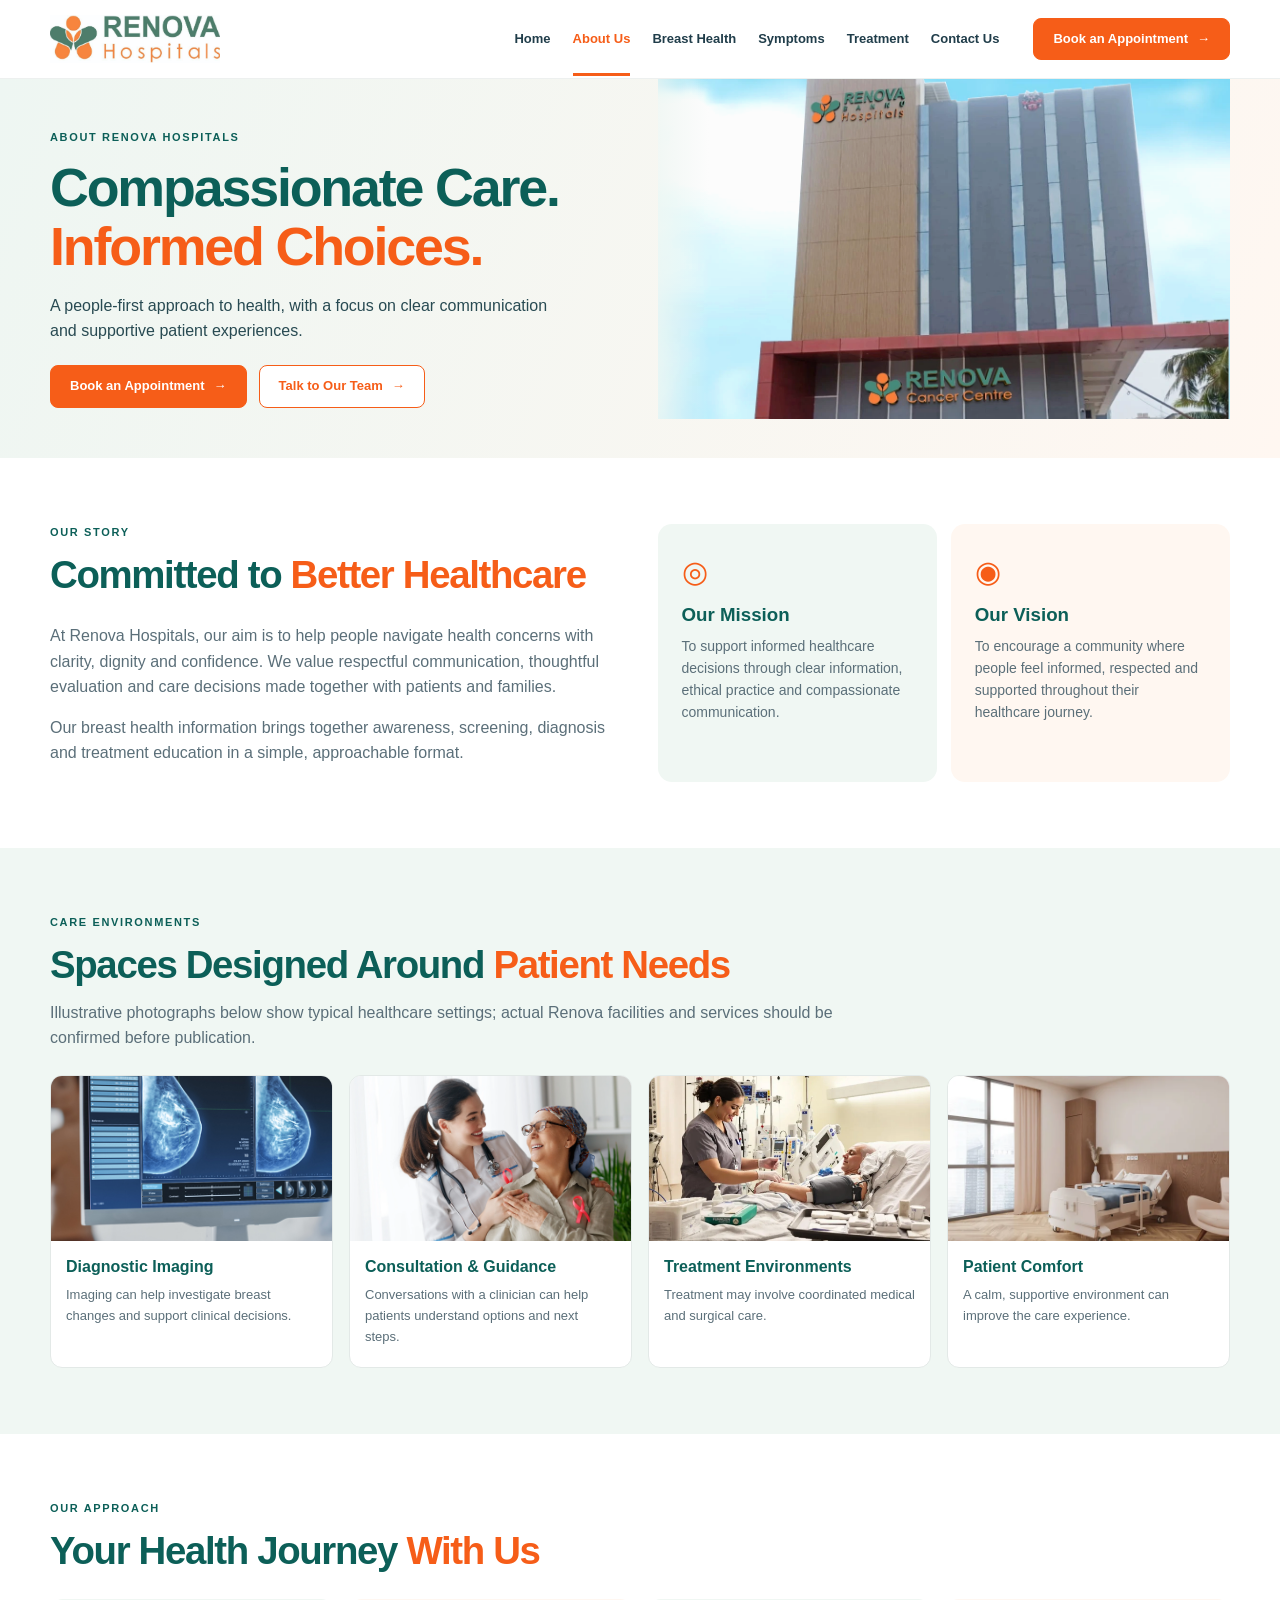
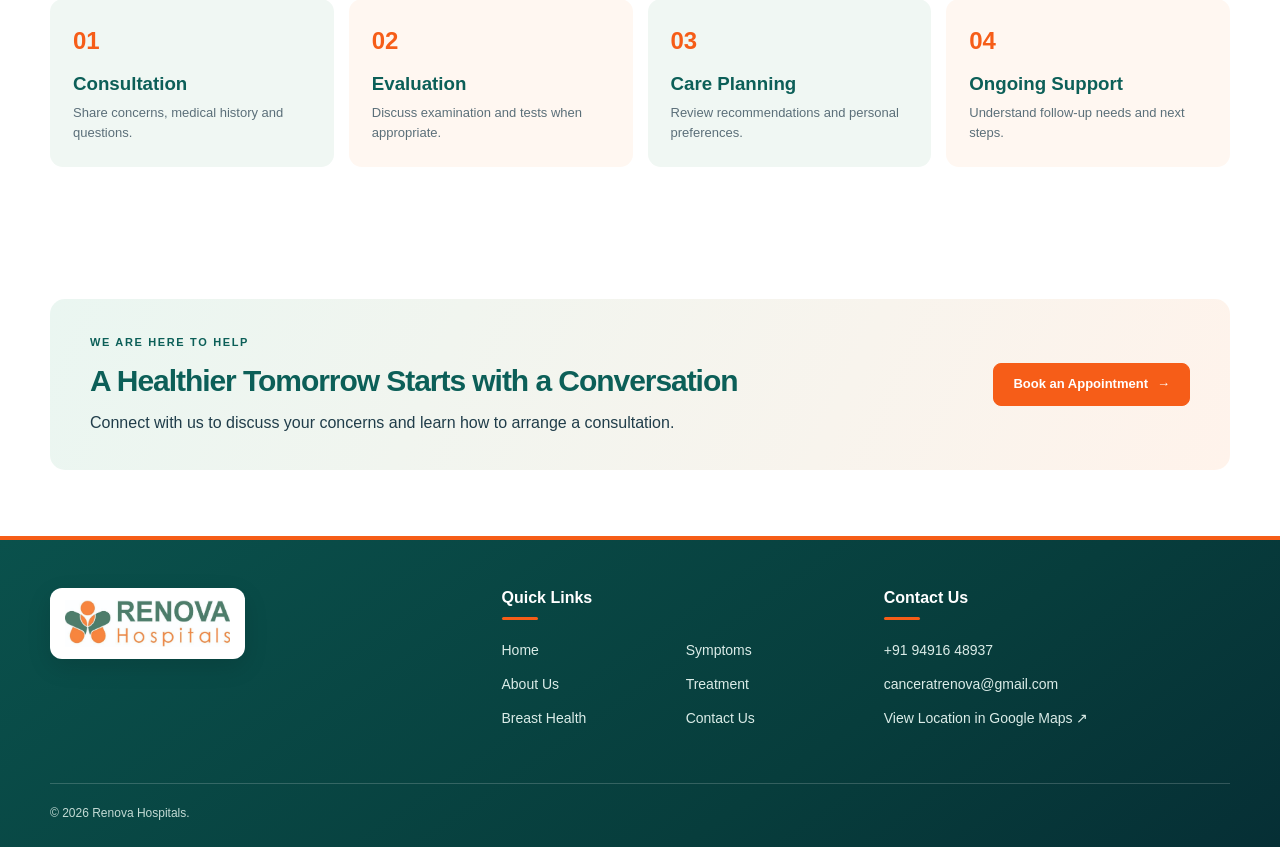
<file: Renova_Hospitals/Renova_Hospitals/about.html>
<!DOCTYPE html>
<html lang="en">

<head>
    <meta name="viewport" content="width=device-width, initial-scale=1.0">

    <title>About Us - Renova Hospitals</title>

    <link rel="stylesheet" href="assets/css/styles.css">

    <script src="assets/js/main.js" defer></script>
</head>

<body class="about-page">

    <!-- Header -->
    <header class="site-header">

        <div class="container header-inner">

            <!-- Logo -->
            <a href="index.html" class="brand">
                <img src="assets/images/renova-logo.jpg">
            </a>

            <!-- Mobile Menu -->
            <button class="menu-toggle" type="button"
                    aria-controls="site-nav" aria-expanded="false"
                    aria-label="Open navigation">

                <span></span>
                <span></span>
                <span></span>

            </button>

            <!-- Navigation -->
            <nav class="site-nav" id="site-nav">

                <a href="index.html">Home</a>
                <a href="about.html" class="active">About Us</a>
                <a href="breast-health.html">Breast Health</a>
                <a href="symptoms.html">Symptoms</a>
                <a href="treatment.html">Treatment</a>
                <a href="contact.html">Contact Us</a>

            </nav>

            <div class="header-contact">

                <a href="contact.html#appointment" class="btn">
                    Book an Appointment <span>&rarr;</span>
                </a>

            </div>

        </div>

    </header>


    <main>

        <!-- About Us Banner -->
        <section class="hero about-hero">

            <div class="container hero-grid">

                <div class="hero-copy">

                    <span class="eyebrow">
                        ABOUT RENOVA HOSPITALS
                    </span>

                    <h1>
                        Compassionate Care.<br>
                        <em>Informed Choices.</em>
                    </h1>

                    <p>
                        A people-first approach to health, with a focus
                        on clear communication and supportive patient
                        experiences.
                    </p>

                    <div class="actions">

                        <a href="contact.html#appointment" class="btn">
                            Book an Appointment <span>&rarr;</span>
                        </a>

                        <a href="contact.html#appointment" class="btn btn-outline">
                            Talk to Our Team <span>&rarr;</span>
                        </a>

                    </div>

                </div>

                <div class="hero-visual">
                    <img src="assets/images/unique-photo-02.jpg">
                </div>

            </div>

        </section>


        <!-- Our Story -->
        <section class="section">

            <div class="container about-intro">

                <div>

                    <div class="section-heading">

                        <span class="eyebrow">
                            OUR STORY
                        </span>

                        <h2>
                            Committed to
                            <em>Better Healthcare</em>
                        </h2>

                    </div>

                    <p>
                        At Renova Hospitals, our aim is to help people
                        navigate health concerns with clarity, dignity
                        and confidence. We value respectful communication,
                        thoughtful evaluation and care decisions made
                        together with patients and families.
                    </p>

                    <p>
                        Our breast health information brings together
                        awareness, screening, diagnosis and treatment
                        education in a simple, approachable format.
                    </p>

                </div>


                <!-- Mission and Vision -->
                <div class="values-grid">

                    <article class="value-card">

                        <span class="value-icon">◎</span>

                        <h3>Our Mission</h3>

                        <p>
                            To support informed healthcare decisions
                            through clear information, ethical practice
                            and compassionate communication.
                        </p>

                    </article>

                    <article class="value-card">

                        <span class="value-icon">◉</span>

                        <h3>Our Vision</h3>

                        <p>
                            To encourage a community where people feel
                            informed, respected and supported throughout
                            their healthcare journey.
                        </p>

                    </article>

                </div>

            </div>

        </section>


        <!-- Healthcare Facilities -->
        <section class="section section-soft">

            <div class="container">

                <div class="section-heading">

                    <span class="eyebrow">
                        CARE ENVIRONMENTS
                    </span>

                    <h2>
                        Spaces Designed Around
                        <em>Patient Needs</em>
                    </h2>

                    <p>
                        Illustrative photographs below show typical
                        healthcare settings; actual Renova facilities
                        and services should be confirmed before publication.
                    </p>

                </div>


                <div class="photo-cards">

                    <!-- Diagnostic Imaging -->
                    <article>

                        <div class="photo-card-image">
                            <img src="assets/images/unique-photo-03.jpg">
                        </div>

                        <h3>Diagnostic Imaging</h3>

                        <p>
                            Imaging can help investigate breast changes
                            and support clinical decisions.
                        </p>

                    </article>


                    <!-- Consultation -->
                    <article>

                        <div class="photo-card-image">
                            <img src="assets/images/guidance.jpg">
                        </div>

                        <h3>Consultation &amp; Guidance</h3>

                        <p>
                            Conversations with a clinician can help
                            patients understand options and next steps.
                        </p>

                    </article>


                    <!-- Treatment -->
                    <article>

                        <div class="photo-card-image">
                            <img src="assets/images/environment.jpg">
                        </div>

                        <h3>Treatment Environments</h3>

                        <p>
                            Treatment may involve coordinated medical
                            and surgical care.
                        </p>

                    </article>


                    <!-- Patient Comfort -->
                    <article>

                        <div class="photo-card-image">
                            <img src="assets/images/comfort.jpg">
                        </div>

                        <h3>Patient Comfort</h3>

                        <p>
                            A calm, supportive environment can improve
                            the care experience.
                        </p>

                    </article>

                </div>

            </div>

        </section>


        <!-- Our Approach -->
        <section class="section">

            <div class="container">

                <div class="section-heading">

                    <span class="eyebrow">
                        OUR APPROACH
                    </span>

                    <h2>
                        Your Health Journey
                        <em>With Us</em>
                    </h2>

                </div>


                <div class="steps-grid">

                    <!-- Step 1 -->
                    <article>

                        <span>01</span>

                        <h3>Consultation</h3>

                        <p>
                            Share concerns, medical history and questions.
                        </p>

                    </article>


                    <!-- Step 2 -->
                    <article>

                        <span>02</span>

                        <h3>Evaluation</h3>

                        <p>
                            Discuss examination and tests when appropriate.
                        </p>

                    </article>


                    <!-- Step 3 -->
                    <article>

                        <span>03</span>

                        <h3>Care Planning</h3>

                        <p>
                            Review recommendations and personal preferences.
                        </p>

                    </article>


                    <!-- Step 4 -->
                    <article>

                        <span>04</span>

                        <h3>Ongoing Support</h3>

                        <p>
                            Understand follow-up needs and next steps.
                        </p>

                    </article>

                </div>

            </div>

        </section>


        <!-- Appointment Section -->
        <section class="section">

            <div class="container cta-strip">

                <div>

                    <span class="eyebrow">
                        WE ARE HERE TO HELP
                    </span>

                    <h2>
                        A Healthier Tomorrow Starts with a Conversation
                    </h2>

                    <p>
                        Connect with us to discuss your concerns and
                        learn how to arrange a consultation.
                    </p>

                </div>

                <a href="contact.html#appointment" class="btn">
                    Book an Appointment <span>&rarr;</span>
                </a>

            </div>

        </section>

    </main>


    <!-- Footer -->
    <footer class="site-footer">

        <div class="container footer-grid">

            <!-- Hospital Information -->
            <div>

                <img src="assets/images/renova-logo.jpg">

            </div>


            <!-- Quick Links -->
            <div>

                <h3>Quick Links</h3>

                <div class="footer-links">

                    <a href="index.html">Home</a>
                    <a href="about.html">About Us</a>
                    <a href="breast-health.html">Breast Health</a>
                    <a href="symptoms.html">Symptoms</a>
                    <a href="treatment.html">Treatment</a>
                    <a href="contact.html">Contact Us</a>

                </div>

            </div>


            <!-- Contact Details -->
            <div>

                <h3>Contact Us</h3>

                <a href="tel:+919491648937">
                    +91 94916 48937
                </a>

                <a href="mailto:canceratrenova@gmail.com">
                    canceratrenova@gmail.com
                </a>

                <a href="https://www.google.com/maps/search/?api=1&amp;query=11.662500,78.121639"
                   target="_blank">
                    View Location in Google Maps &nearrow;
                </a>

            </div>

        </div>


        <!-- Copyright -->
        <div class="container footer-bottom">

            <span>
                &copy; 2026 Renova Hospitals.
            </span>

        </div>

    </footer>

</body>
</html>
</file>
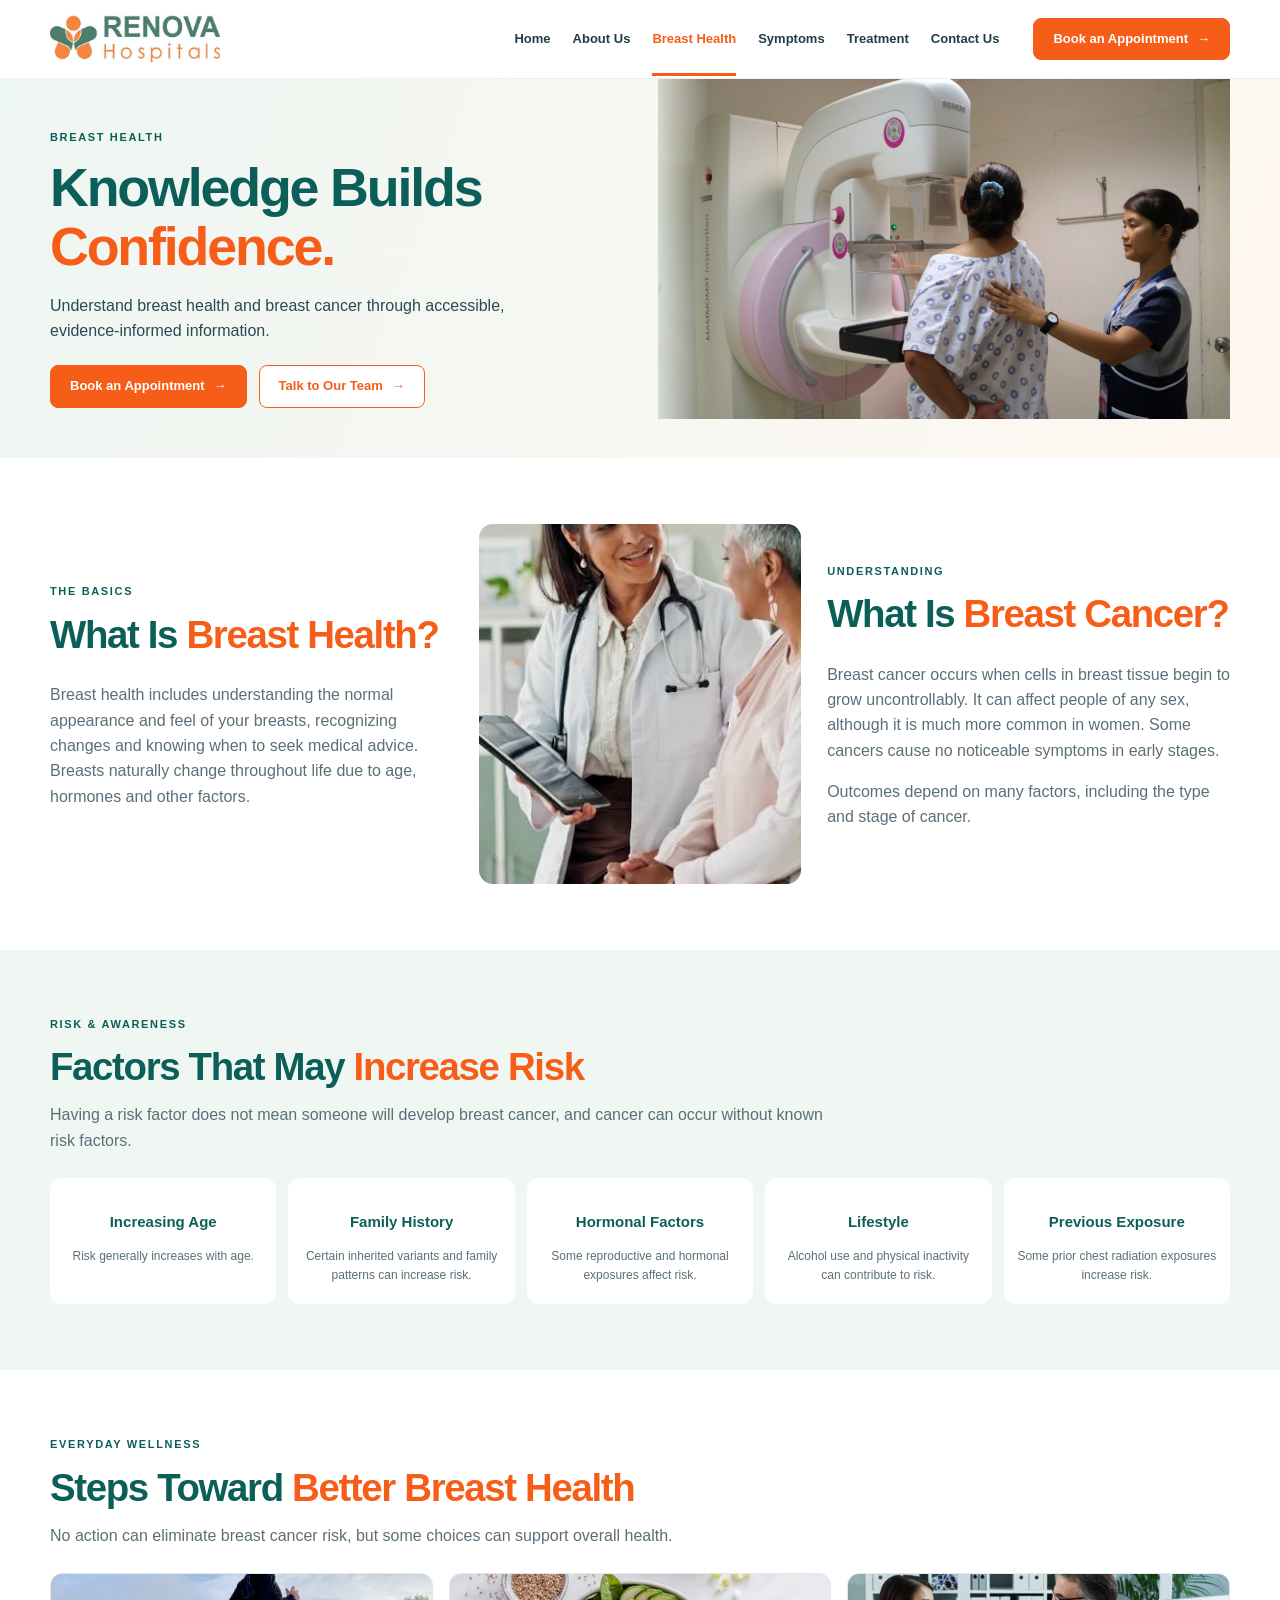
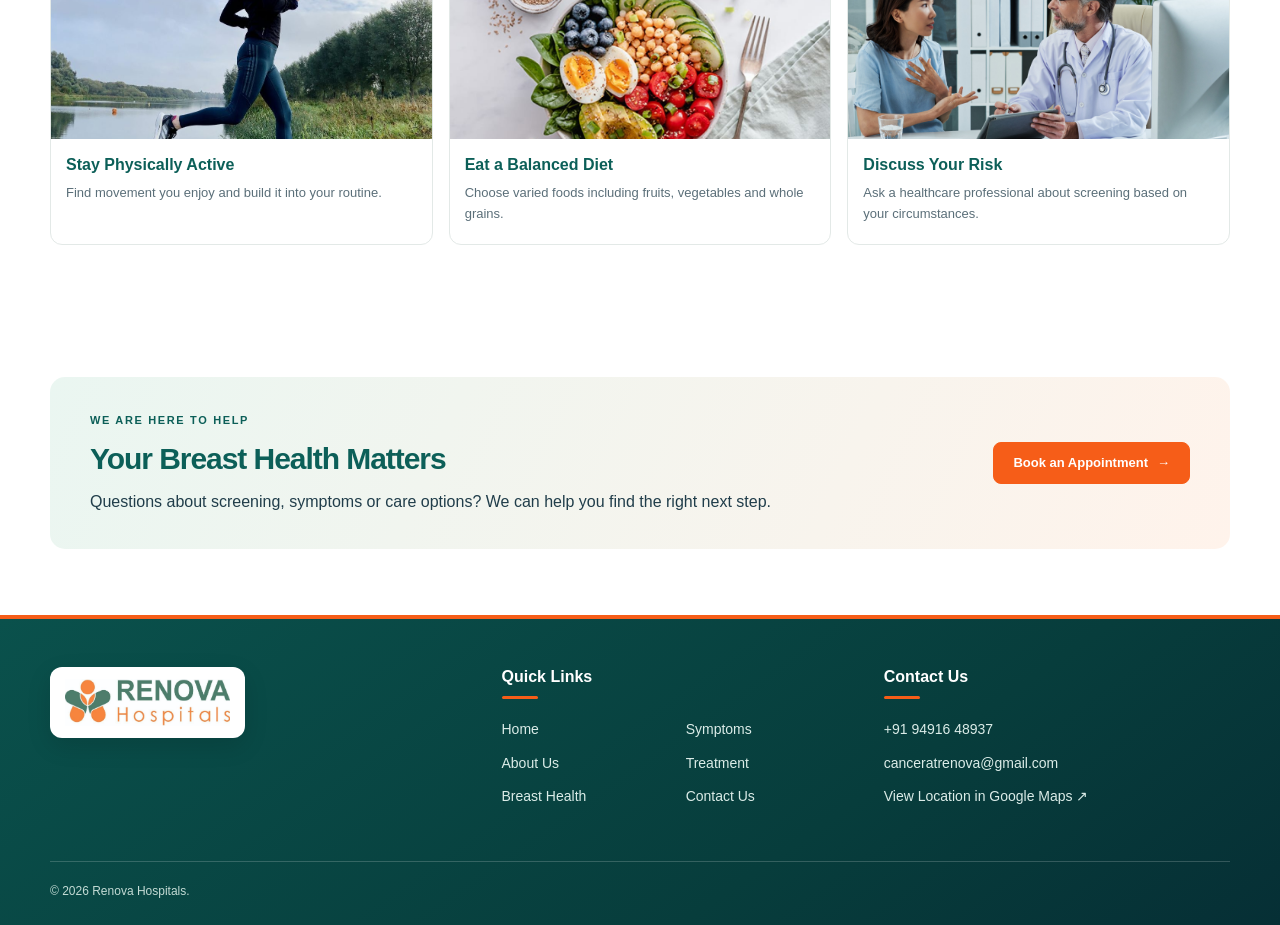
<file: Renova_Hospitals/Renova_Hospitals/breast-health.html>
<!DOCTYPE html>
<html lang="en">

<head>
    <meta name="viewport" content="width=device-width, initial-scale=1.0">

    <title>Breast Health - Renova Hospitals</title>

    <link rel="stylesheet" href="assets/css/styles.css">

    <script src="assets/js/main.js" defer></script>
</head>

<body>

    <!-- Header -->
    <header class="site-header">

        <div class="container header-inner">

            <!-- Logo -->
            <a href="index.html" class="brand">
                <img src="assets/images/renova-logo.jpg">
            </a>

            <!-- Mobile Menu -->
            <button class="menu-toggle" type="button"
                    aria-controls="site-nav"
                    aria-expanded="false"
                    aria-label="Open navigation">

                <span></span>
                <span></span>
                <span></span>

            </button>

            <!-- Navigation -->
            <nav class="site-nav" id="site-nav">

                <a href="index.html">Home</a>
                <a href="about.html">About Us</a>
                <a href="breast-health.html" class="active">Breast Health</a>
                <a href="symptoms.html">Symptoms</a>
                <a href="treatment.html">Treatment</a>
                <a href="contact.html">Contact Us</a>

            </nav>

            <!-- Appointment Button -->
            <div class="header-contact">

                <a href="contact.html#appointment" class="btn">
                    Book an Appointment <span>&rarr;</span>
                </a>

            </div>

        </div>

    </header>


    <main>

        <!-- Breast Health Banner -->
        <section class="hero breast-hero">

            <div class="container hero-grid">

                <div class="hero-copy">

                    <span class="eyebrow">
                        BREAST HEALTH
                    </span>

                    <h1>
                        Knowledge Builds
                        <em>Confidence.</em>
                    </h1>

                    <p>
                        Understand breast health and breast cancer
                        through accessible, evidence-informed information.
                    </p>

                    <div class="actions">

                        <a href="contact.html#appointment" class="btn">
                            Book an Appointment <span>&rarr;</span>
                        </a>

                        <a href="contact.html#appointment" class="btn btn-outline">
                            Talk to Our Team <span>&rarr;</span>
                        </a>

                    </div>

                </div>

                <div class="hero-visual">
                    <img src="assets/images/breast-banner.jpg">
                </div>

            </div>

        </section>


        <!-- Understanding Breast Health -->
        <section class="section">

            <div class="container triple-intro">

                <!-- What Is Breast Health -->
                <article>

                    <div class="section-heading">

                        <span class="eyebrow">
                            THE BASICS
                        </span>

                        <h2>
                            What Is
                            <em>Breast Health?</em>
                        </h2>

                    </div>

                    <p>
                        Breast health includes understanding the normal
                        appearance and feel of your breasts, recognizing
                        changes and knowing when to seek medical advice.
                        Breasts naturally change throughout life due to
                        age, hormones and other factors.
                    </p>

                </article>


                <!-- Breast Health Image -->
                <div class="photo-frame">

                    <img src="assets/images/basics.jpg">

                </div>


                <!-- What Is Breast Cancer -->
                <article>

                    <div class="section-heading">

                        <span class="eyebrow">
                            UNDERSTANDING
                        </span>

                        <h2>
                            What Is
                            <em>Breast Cancer?</em>
                        </h2>

                    </div>

                    <p>
                        Breast cancer occurs when cells in breast tissue
                        begin to grow uncontrollably. It can affect people
                        of any sex, although it is much more common in
                        women. Some cancers cause no noticeable symptoms
                        in early stages.
                    </p>

                    <p>
                        Outcomes depend on many factors, including the
                        type and stage of cancer.
                    </p>

                </article>

            </div>

        </section>


        <!-- Breast Cancer Risk Factors -->
        <section class="section section-soft">

            <div class="container">

                <div class="section-heading">

                    <span class="eyebrow">
                        RISK &amp; AWARENESS
                    </span>

                    <h2>
                        Factors That May
                        <em>Increase Risk</em>
                    </h2>

                    <p>
                        Having a risk factor does not mean someone will
                        develop breast cancer, and cancer can occur
                        without known risk factors.
                    </p>

                </div>


                <div class="risk-grid">

                    <!-- Age -->
                    <article>

                        <h3>Increasing Age</h3>

                        <p>
                            Risk generally increases with age.
                        </p>

                    </article>


                    <!-- Family History -->
                    <article>

                        <h3>Family History</h3>

                        <p>
                            Certain inherited variants and family
                            patterns can increase risk.
                        </p>

                    </article>


                    <!-- Hormonal Factors -->
                    <article>

                        <h3>Hormonal Factors</h3>

                        <p>
                            Some reproductive and hormonal exposures
                            affect risk.
                        </p>

                    </article>


                    <!-- Lifestyle -->
                    <article>

                        <h3>Lifestyle</h3>

                        <p>
                            Alcohol use and physical inactivity can
                            contribute to risk.
                        </p>

                    </article>


                    <!-- Previous Exposure -->
                    <article>

                        <h3>Previous Exposure</h3>

                        <p>
                            Some prior chest radiation exposures
                            increase risk.
                        </p>

                    </article>

                </div>

            </div>

        </section>


        <!-- Everyday Breast Health -->
        <section class="section">

            <div class="container">

                <div class="section-heading">

                    <span class="eyebrow">
                        EVERYDAY WELLNESS
                    </span>

                    <h2>
                        Steps Toward
                        <em>Better Breast Health</em>
                    </h2>

                    <p>
                        No action can eliminate breast cancer risk,
                        but some choices can support overall health.
                    </p>

                </div>


                <div class="photo-cards three">

                    <!-- Physical Activity -->
                    <article>

                        <div class="photo-card-image">
                            <img src="assets/images/wellness-concept.jpg">
                        </div>

                        <h3>Stay Physically Active</h3>

                        <p>
                            Find movement you enjoy and build it
                            into your routine.
                        </p>

                    </article>


                    <!-- Balanced Diet -->
                    <article>

                        <div class="photo-card-image">
                            <img src="assets/images/nutrition-concept.jpg">
                        </div>

                        <h3>Eat a Balanced Diet</h3>

                        <p>
                            Choose varied foods including fruits,
                            vegetables and whole grains.
                        </p>

                    </article>


                    <!-- Risk Assessment -->
                    <article>

                        <div class="photo-card-image">
                            <img src="assets/images/risk.jpg">
                        </div>

                        <h3>Discuss Your Risk</h3>

                        <p>
                            Ask a healthcare professional about screening
                            based on your circumstances.
                        </p>

                    </article>

                </div>

            </div>

        </section>


        <!-- Appointment Section -->
        <section class="section">

            <div class="container cta-strip">

                <div>

                    <span class="eyebrow">
                        WE ARE HERE TO HELP
                    </span>

                    <h2>
                        Your Breast Health Matters
                    </h2>

                    <p>
                        Questions about screening, symptoms or care options?
                        We can help you find the right next step.
                    </p>

                </div>

                <a href="contact.html#appointment" class="btn">
                    Book an Appointment <span>&rarr;</span>
                </a>

            </div>

        </section>

    </main>


    <!-- Footer -->
    <footer class="site-footer">

        <div class="container footer-grid">

            <!-- Hospital Information -->
            <div>

                <img src="assets/images/renova-logo.jpg">

            </div>


            <!-- Quick Links -->
            <div>

                <h3>Quick Links</h3>

                <div class="footer-links">

                    <a href="index.html">Home</a>
                    <a href="about.html">About Us</a>
                    <a href="breast-health.html">Breast Health</a>
                    <a href="symptoms.html">Symptoms</a>
                    <a href="treatment.html">Treatment</a>
                    <a href="contact.html">Contact Us</a>

                </div>

            </div>


            <!-- Contact Details -->
            <div>

                <h3>Contact Us</h3>

                <a href="tel:+919491648937">
                    +91 94916 48937
                </a>

                <a href="mailto:canceratrenova@gmail.com">
                    canceratrenova@gmail.com
                </a>

                <a href="https://www.google.com/maps/search/?api=1&amp;query=11.662500,78.121639"
                   target="_blank">
                    View Location in Google Maps &nearrow;
                </a>

            </div>

        </div>


        <!-- Copyright -->
        <div class="container footer-bottom">

            <span>
                &copy; 2026 Renova Hospitals.
            </span>

        </div>

    </footer>

</body>
</html>
</file>
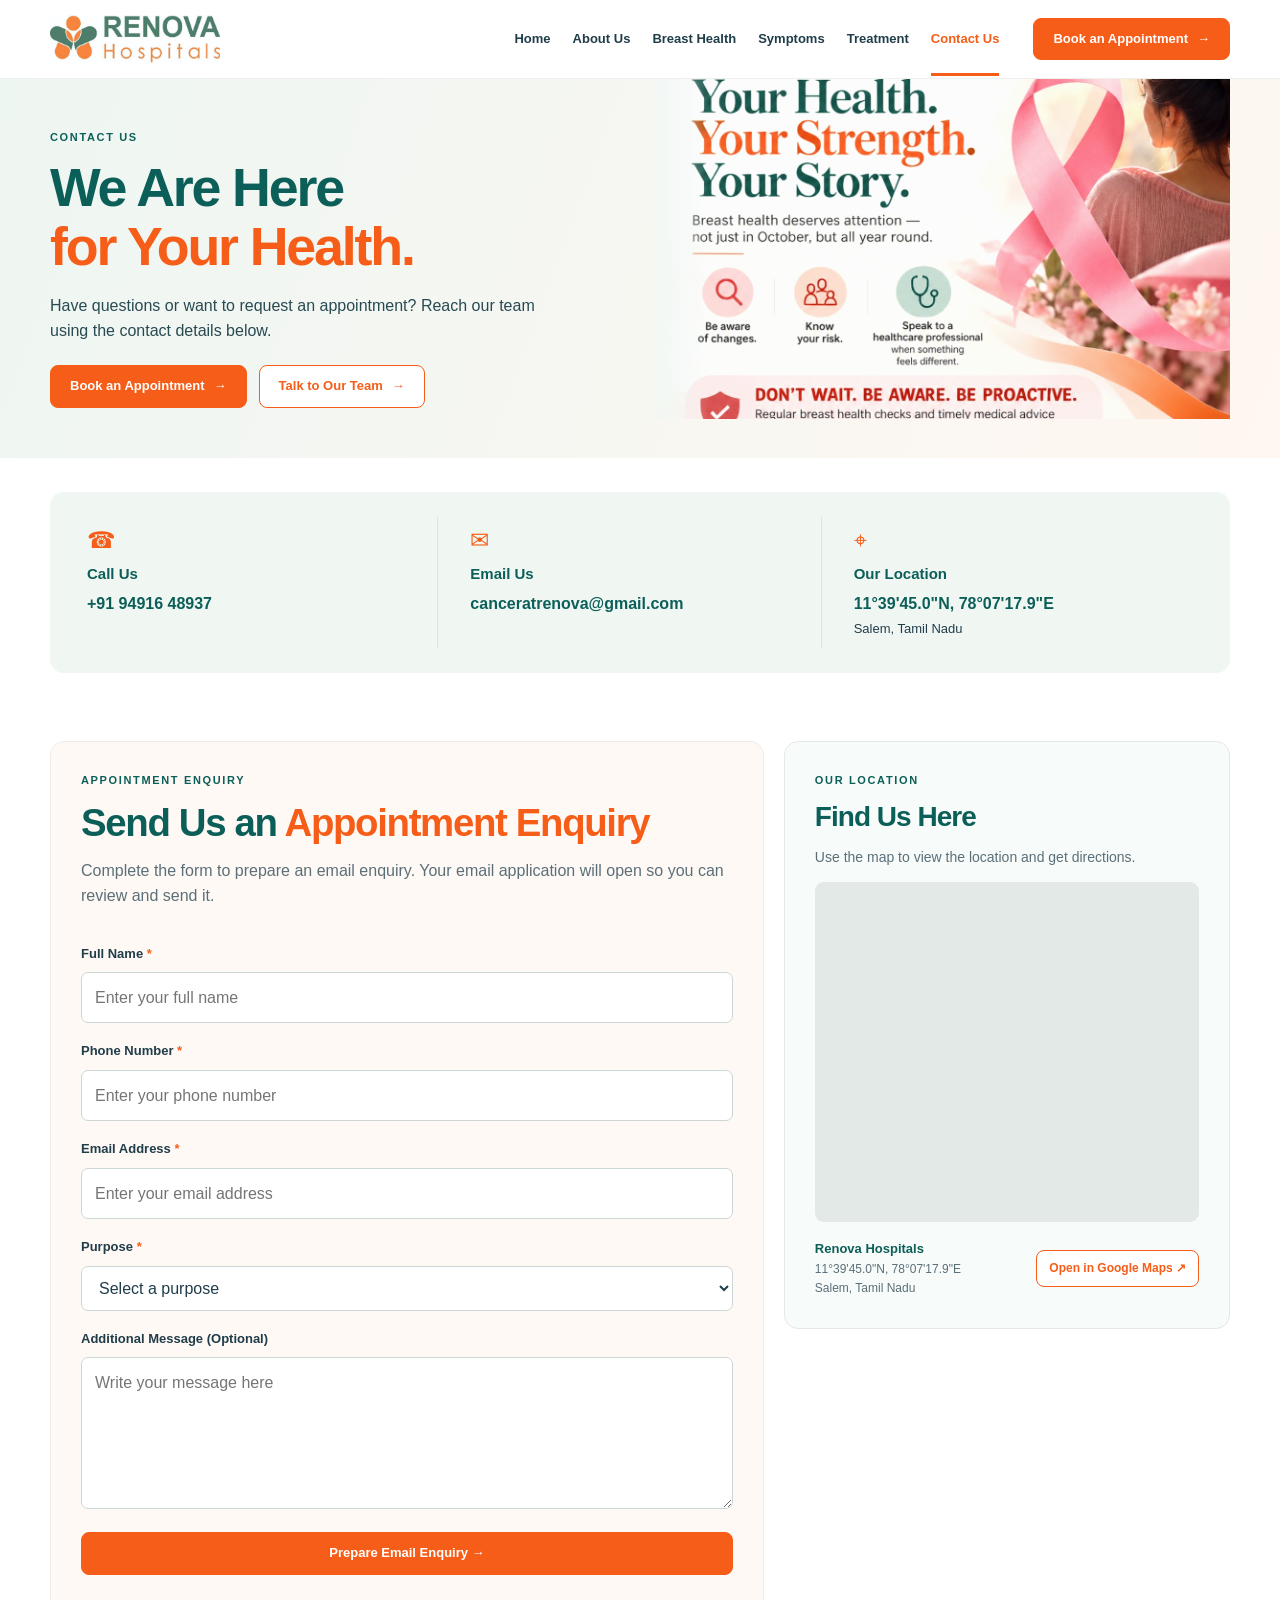
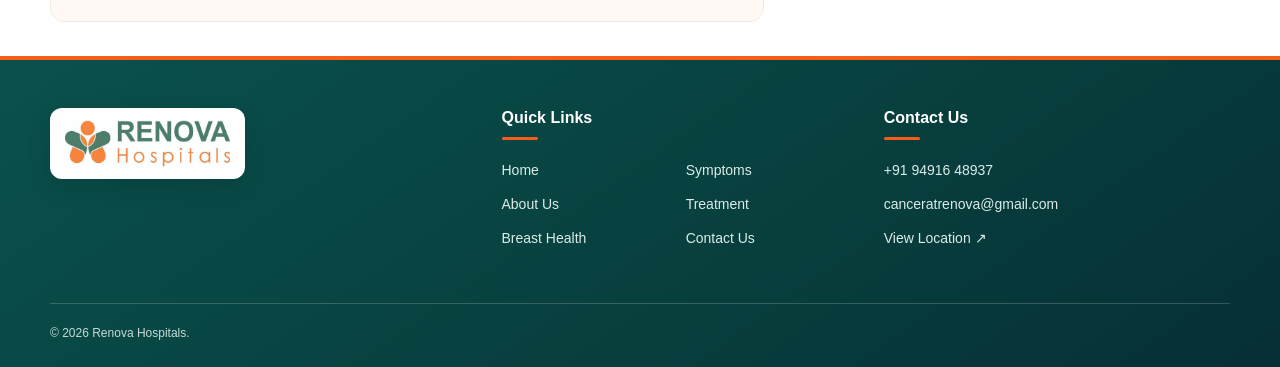
<file: Renova_Hospitals/Renova_Hospitals/contact.html>
<!DOCTYPE html>
<html lang="en">

<head>
    <meta name="viewport" content="width=device-width, initial-scale=1.0">

    <title>Contact Us - Renova Hospitals</title>

    <link rel="stylesheet" href="assets/css/styles.css">

    <script src="assets/js/main.js" defer></script>
</head>

<body>

    <!-- Header -->
    <header class="site-header">

        <div class="container header-inner">

            <!-- Logo -->
            <a href="index.html" class="brand">
                <img src="assets/images/renova-logo.jpg">
            </a>

            <!-- Mobile Menu -->
            <button class="menu-toggle" type="button"
                    aria-controls="site-nav"
                    aria-expanded="false"
                    aria-label="Open navigation">

                <span></span>
                <span></span>
                <span></span>

            </button>

            <!-- Navigation -->
            <nav class="site-nav" id="site-nav">

                <a href="index.html">Home</a>
                <a href="about.html">About Us</a>
                <a href="breast-health.html">Breast Health</a>
                <a href="symptoms.html">Symptoms</a>
                <a href="treatment.html">Treatment</a>
                <a href="contact.html" class="active">Contact Us</a>

            </nav>

            <!-- Appointment Button -->
            <div class="header-contact">

                <a href="contact.html#appointment" class="btn">
                    Book an Appointment <span>&rarr;</span>
                </a>

            </div>

        </div>

    </header>


    <main>

        <!-- Contact Us Banner -->
        <section class="hero contact-hero">

            <div class="container hero-grid">

                <div class="hero-copy">

                    <span class="eyebrow">
                        CONTACT US
                    </span>

                    <h1>
                        We Are Here<br>
                        <em>for Your Health.</em>
                    </h1>

                    <p>
                        Have questions or want to request an appointment?
                        Reach our team using the contact details below.
                    </p>

                    <div class="actions">

                        <a href="contact.html#appointment" class="btn">
                            Book an Appointment <span>&rarr;</span>
                        </a>

                        <a href="contact.html#appointment" class="btn btn-outline">
                            Talk to Our Team <span>&rarr;</span>
                        </a>

                    </div>

                </div>

                <div class="hero-visual">
                    <img src="assets/images/contact-banner.jpg">
                </div>

            </div>

        </section>


        <!-- Contact Information -->
        <section class="section section-tight">

            <div class="container contact-details">

                <!-- Phone Number -->
                <article>

                    <span class="detail-icon">&phone;</span>

                    <h3>Call Us</h3>

                    <a href="tel:+919491648937">
                        +91 94916 48937
                    </a>

                </article>


                <!-- Email Address -->
                <article>

                    <span class="detail-icon">&#9993;</span>

                    <h3>Email Us</h3>

                    <a href="mailto:canceratrenova@gmail.com">
                        canceratrenova@gmail.com
                    </a>

                </article>


                <!-- Hospital Location -->
                <article>

                    <span class="detail-icon">&target;</span>

                    <h3>Our Location</h3>

                    <a href="https://www.google.com/maps/search/?api=1&amp;query=11.662500,78.121639"
                       target="_blank">
                        11°39'45.0"N, 78°07'17.9"E
                    </a>

                    <p>Salem, Tamil Nadu</p>

                </article>

            </div>

        </section>


        <!-- Appointment Enquiry and Google Maps -->
        <section class="section section-tight">

            <div class="container contact-layout">

                <!-- Appointment Enquiry Form -->
                <div class="form-panel" id="appointment">

                    <div class="section-heading">

                        <span class="eyebrow">
                            APPOINTMENT ENQUIRY
                        </span>

                        <h2>
                            Send Us an
                            <em>Appointment Enquiry</em>
                        </h2>

                        <p>
                            Complete the form to prepare an email enquiry.
                            Your email application will open so you can
                            review and send it.
                        </p>

                    </div>


                    <form id="enquiry-form" novalidate>

                        <!-- Full Name -->
                        <label for="full-name">
                            Full Name <span>*</span>
                        </label>

                        <input type="text"
                               id="full-name"
                               name="name"
                               placeholder="Enter your full name"
                               autocomplete="name"
                               minlength="2"
                               required>


                        <!-- Phone Number -->
                        <label for="phone">
                            Phone Number <span>*</span>
                        </label>

                        <input type="tel"
                               id="phone"
                               name="phone"
                               placeholder="Enter your phone number"
                               autocomplete="tel"
                               required>


                        <!-- Email Address -->
                        <label for="email">
                            Email Address <span>*</span>
                        </label>

                        <input type="email"
                               id="email"
                               name="email"
                               placeholder="Enter your email address"
                               autocomplete="email"
                               required>


                        <!-- Purpose -->
                        <label for="purpose">
                            Purpose <span>*</span>
                        </label>

                        <select id="purpose" name="purpose" required>

                            <option value="">
                                Select a purpose
                            </option>

                            <option>General consultation</option>
                            <option>Breast health enquiry</option>
                            <option>Screening information</option>
                            <option>Treatment information</option>
                            <option>Other enquiry</option>

                        </select>


                        <!-- Additional Message -->
                        <label for="message">
                            Additional Message (Optional)
                        </label>

                        <textarea id="message"
                                  name="message"
                                  rows="5"
                                  placeholder="Write your message here"></textarea>


                        <!-- Submit Button -->
                        <button type="submit" class="btn btn-block">
                            Prepare Email Enquiry &rarr;
                        </button>

                        <p class="form-status"
                           id="form-status"
                           role="status"
                           aria-live="polite"></p>

                    </form>

                </div>


                <!-- Google Maps -->
                <aside class="map-panel">

                    <span class="eyebrow">
                        OUR LOCATION
                    </span>

                    <h2>Find Us Here</h2>

                    <p>
                        Use the map to view the location
                        and get directions.
                    </p>


                    <!-- Embedded Google Map -->
                    <iframe
                        src="https://maps.google.com/maps?q=11.662500%2C78.121639&amp;z=15&amp;output=embed"
                        title="Renova Hospitals location on Google Maps"
                        loading="lazy"
                        allowfullscreen>
                    </iframe>


                    <!-- Map Address and Directions -->
                    <div class="map-bottom">

                        <div>

                            <strong>Renova Hospitals</strong>

                            <small>
                                11°39'45.0"N, 78°07'17.9"E
                                <br>
                                Salem, Tamil Nadu
                            </small>

                        </div>

                        <a href="https://www.google.com/maps/search/?api=1&amp;query=11.662500,78.121639"
                           target="_blank"
                           class="btn btn-outline">
                            Open in Google Maps &nearrow;
                        </a>

                    </div>

                </aside>

            </div>

        </section>

    </main>


    <!-- Footer -->
    <footer class="site-footer">

        <div class="container footer-grid">

            <!-- Hospital Information -->
            <div>

                <img src="assets/images/renova-logo.jpg">

            </div>


            <!-- Quick Links -->
            <div>

                <h3>Quick Links</h3>

                <div class="footer-links">

                    <a href="index.html">Home</a>
                    <a href="about.html">About Us</a>
                    <a href="breast-health.html">Breast Health</a>
                    <a href="symptoms.html">Symptoms</a>
                    <a href="treatment.html">Treatment</a>
                    <a href="contact.html">Contact Us</a>

                </div>

            </div>


            <!-- Contact Details -->
            <div>

                <h3>Contact Us</h3>

                <a href="tel:+919491648937">
                    +91 94916 48937
                </a>

                <a href="mailto:canceratrenova@gmail.com">
                    canceratrenova@gmail.com
                </a>

                <a href="https://www.google.com/maps/search/?api=1&amp;query=11.662500,78.121639"
                   target="_blank">
                    View Location &nearrow;
                </a>

            </div>

        </div>


        <!-- Copyright -->
        <div class="container footer-bottom">

            <span>
                &copy; 2026 Renova Hospitals.
            </span>

        </div>

    </footer>

</body>
</html>
</file>
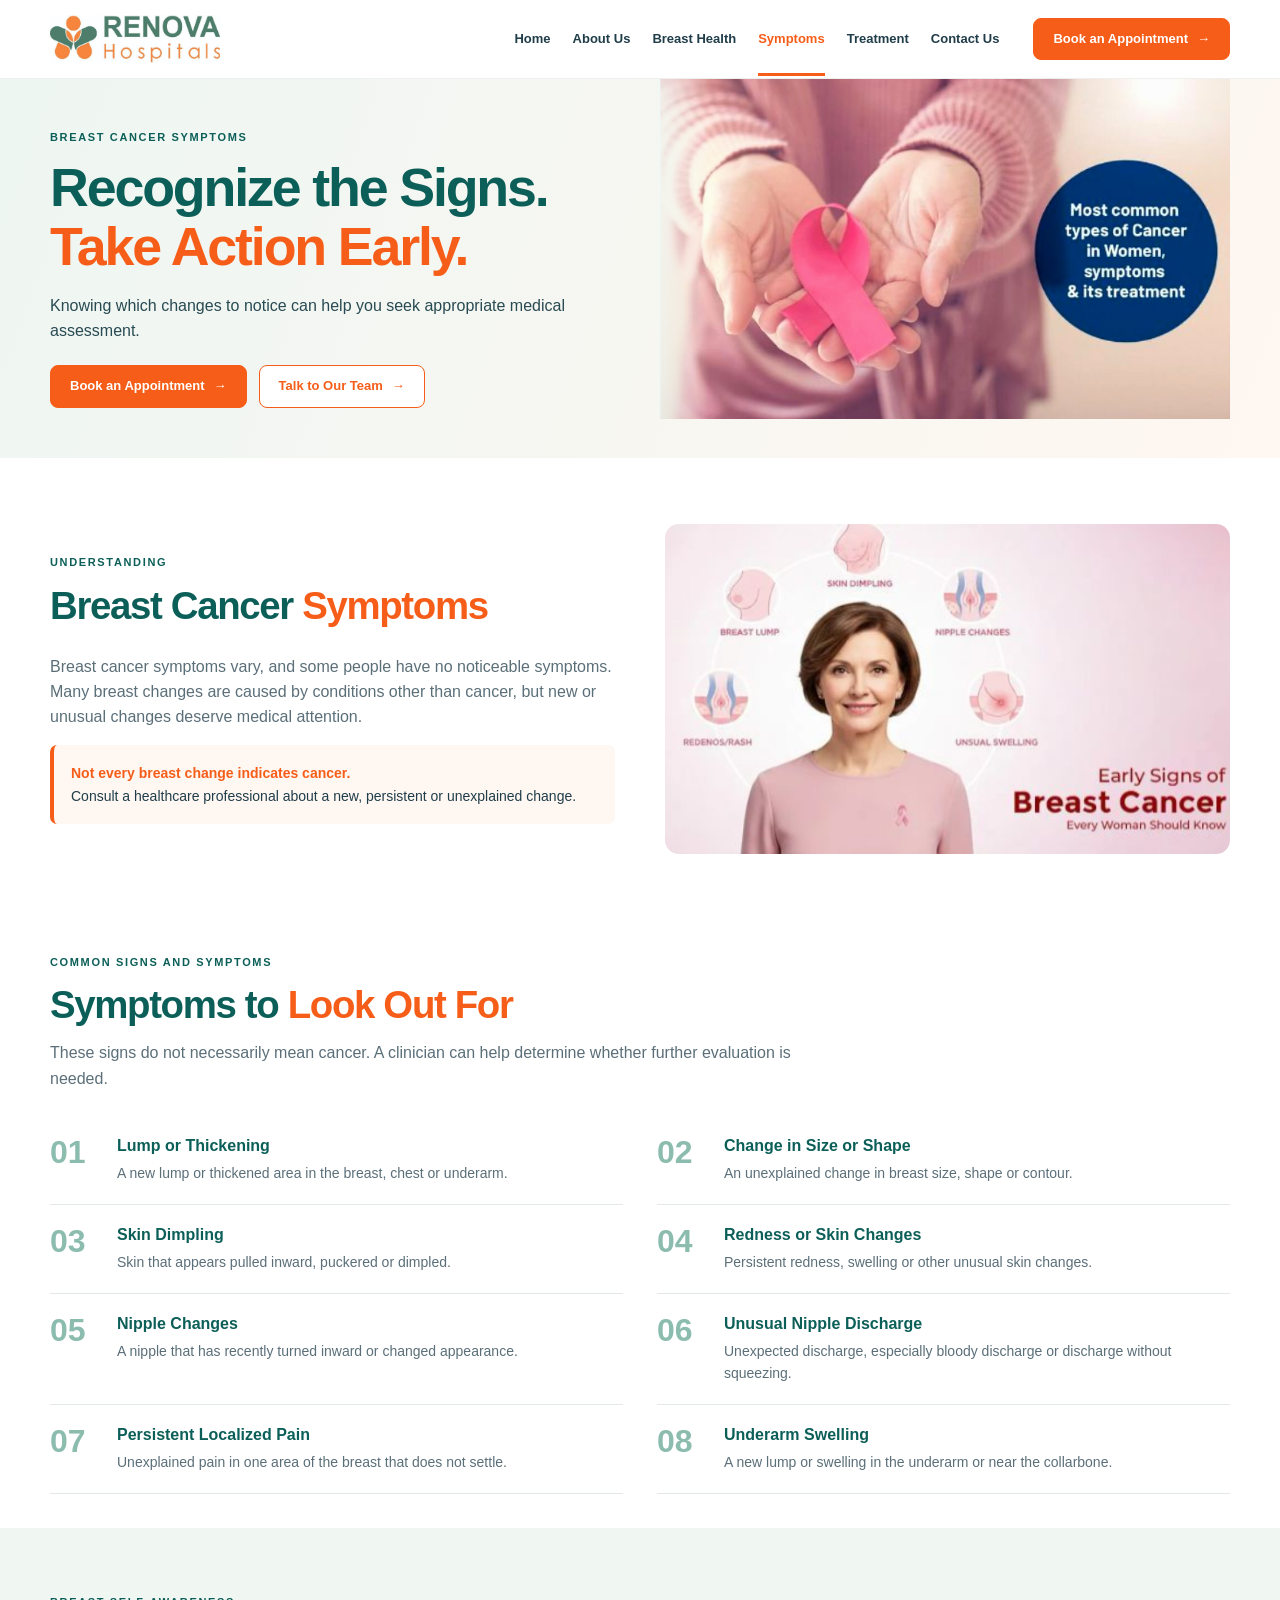
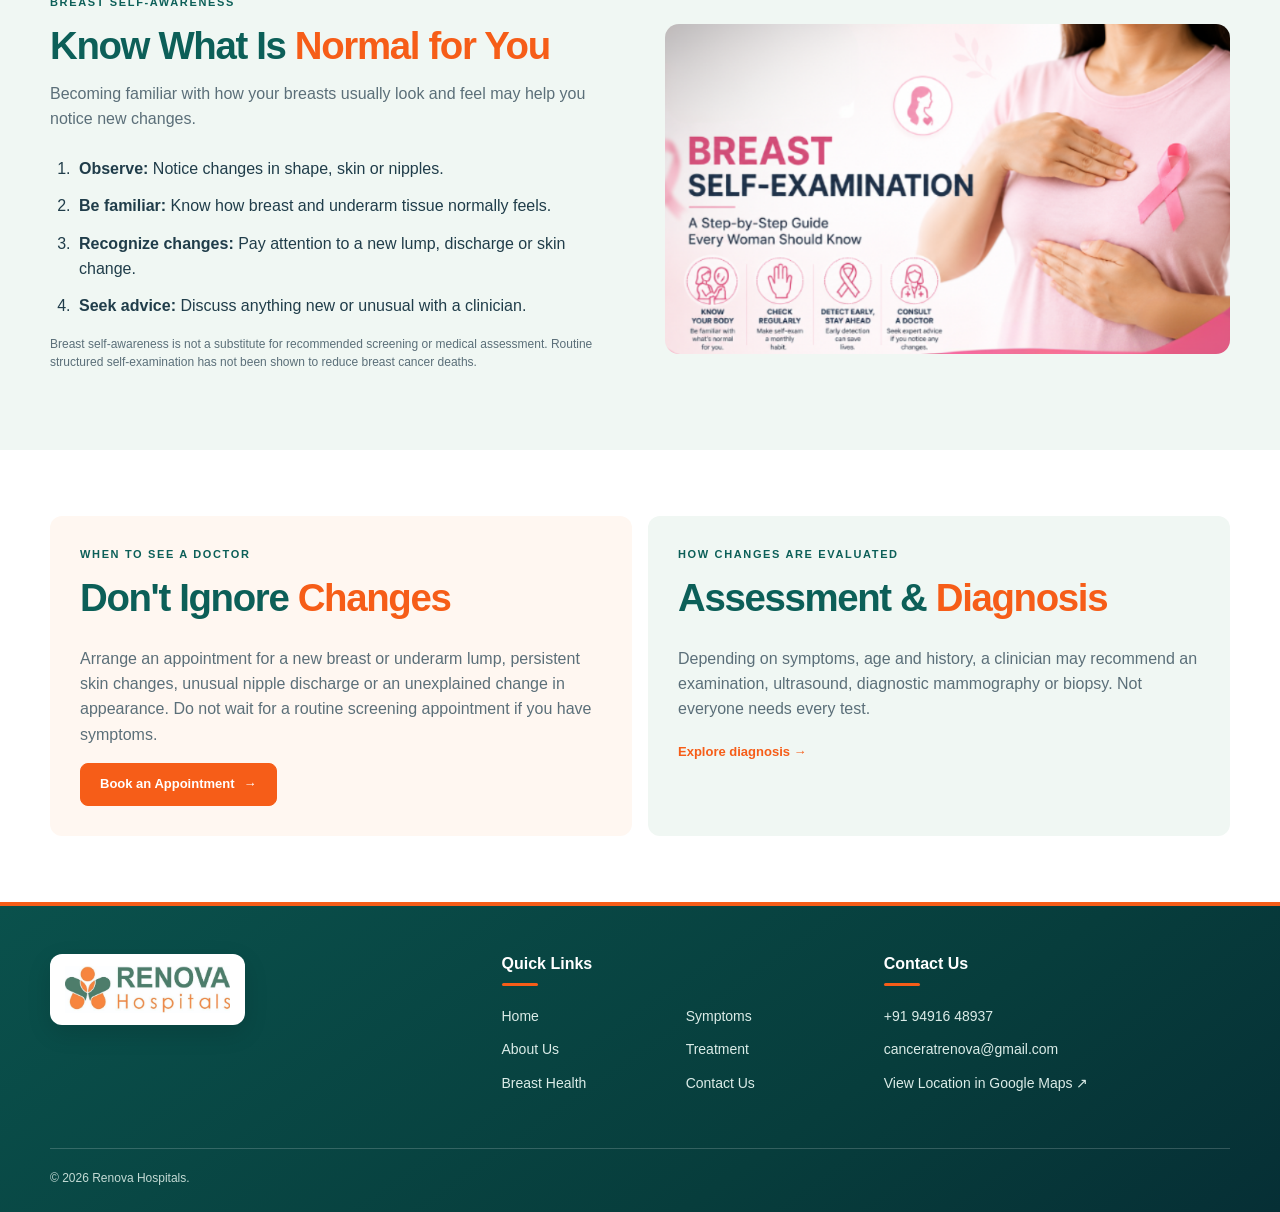
<file: Renova_Hospitals/Renova_Hospitals/symptoms.html>
<!DOCTYPE html>
<html lang="en">

<head>
    <meta name="viewport" content="width=device-width, initial-scale=1.0">

    <title>Symptoms - Renova Hospitals</title>

    <link rel="stylesheet" href="assets/css/styles.css">

    <script src="assets/js/main.js" defer></script>
</head>

<body>

    <!-- Header -->
    <header class="site-header">

        <div class="container header-inner">

            <!-- Logo -->
            <a href="index.html" class="brand">
                <img src="assets/images/renova-logo.jpg">
            </a>

            <!-- Mobile Menu -->
            <button class="menu-toggle" type="button"
                    aria-controls="site-nav"
                    aria-expanded="false"
                    aria-label="Open navigation">

                <span></span>
                <span></span>
                <span></span>

            </button>

            <!-- Navigation -->
            <nav class="site-nav" id="site-nav">

                <a href="index.html">Home</a>
                <a href="about.html">About Us</a>
                <a href="breast-health.html">Breast Health</a>
                <a href="symptoms.html" class="active">Symptoms</a>
                <a href="treatment.html">Treatment</a>
                <a href="contact.html">Contact Us</a>

            </nav>

            <!-- Appointment Button -->
            <div class="header-contact">

                <a href="contact.html#appointment" class="btn">
                    Book an Appointment <span>&rarr;</span>
                </a>

            </div>

        </div>

    </header>


    <main>

        <!-- Symptoms Banner -->
        <section class="hero symptoms-hero">

            <div class="container hero-grid">

                <div class="hero-copy">

                    <span class="eyebrow">
                        BREAST CANCER SYMPTOMS
                    </span>

                    <h1>
                        Recognize the Signs.<br>
                        <em>Take Action Early.</em>
                    </h1>

                    <p>
                        Knowing which changes to notice can help you
                        seek appropriate medical assessment.
                    </p>

                    <div class="actions">

                        <a href="contact.html#appointment" class="btn">
                            Book an Appointment <span>&rarr;
                        </a>

                        <a href="contact.html#appointment" class="btn btn-outline">
                            Talk to Our Team <span>&rarr;</span>
                        </a>

                    </div>

                </div>

                <div class="hero-visual">
                    <img src="assets/images/symptom-banner.jpg">
                </div>

            </div>

        </section>


        <!-- Understanding Breast Cancer Symptoms -->
        <section class="section">

            <div class="container split intro-banner">

                <div>

                    <div class="section-heading">

                        <span class="eyebrow">
                            UNDERSTANDING
                        </span>

                        <h2>
                            Breast Cancer
                            <em>Symptoms</em>
                        </h2>

                    </div>

                    <p>
                        Breast cancer symptoms vary, and some people
                        have no noticeable symptoms. Many breast changes
                        are caused by conditions other than cancer, but
                        new or unusual changes deserve medical attention.
                    </p>

                    <div class="notice">

                        <strong>
                            Not every breast change indicates cancer.
                        </strong>

                        <br>

                        Consult a healthcare professional about a new,
                        persistent or unexplained change.

                    </div>

                </div>

                <div class="photo-frame">
                    <img src="assets/images/symptom-2.jpg">
                </div>

            </div>

        </section>


        <!-- Common Signs and Symptoms -->
        <section class="section section-tight">

            <div class="container">

                <div class="section-heading">

                    <span class="eyebrow">
                        COMMON SIGNS AND SYMPTOMS
                    </span>

                    <h2>
                        Symptoms to
                        <em>Look Out For</em>
                    </h2>

                    <p>
                        These signs do not necessarily mean cancer.
                        A clinician can help determine whether further
                        evaluation is needed.
                    </p>

                </div>


                <div class="symptom-grid">

                    <!-- Symptom 1 -->
                    <article>

                        <span class="symptom-number">01</span>

                        <div>

                            <h3>Lump or Thickening</h3>

                            <p>
                                A new lump or thickened area in the
                                breast, chest or underarm.
                            </p>

                        </div>

                    </article>


                    <!-- Symptom 2 -->
                    <article>

                        <span class="symptom-number">02</span>

                        <div>

                            <h3>Change in Size or Shape</h3>

                            <p>
                                An unexplained change in breast size,
                                shape or contour.
                            </p>

                        </div>

                    </article>


                    <!-- Symptom 3 -->
                    <article>

                        <span class="symptom-number">03</span>

                        <div>

                            <h3>Skin Dimpling</h3>

                            <p>
                                Skin that appears pulled inward,
                                puckered or dimpled.
                            </p>

                        </div>

                    </article>


                    <!-- Symptom 4 -->
                    <article>

                        <span class="symptom-number">04</span>

                        <div>

                            <h3>Redness or Skin Changes</h3>

                            <p>
                                Persistent redness, swelling or other
                                unusual skin changes.
                            </p>

                        </div>

                    </article>


                    <!-- Symptom 5 -->
                    <article>

                        <span class="symptom-number">05</span>

                        <div>

                            <h3>Nipple Changes</h3>

                            <p>
                                A nipple that has recently turned inward
                                or changed appearance.
                            </p>

                        </div>

                    </article>


                    <!-- Symptom 6 -->
                    <article>

                        <span class="symptom-number">06</span>

                        <div>

                            <h3>Unusual Nipple Discharge</h3>

                            <p>
                                Unexpected discharge, especially bloody
                                discharge or discharge without squeezing.
                            </p>

                        </div>

                    </article>


                    <!-- Symptom 7 -->
                    <article>

                        <span class="symptom-number">07</span>

                        <div>

                            <h3>Persistent Localized Pain</h3>

                            <p>
                                Unexplained pain in one area of the
                                breast that does not settle.
                            </p>

                        </div>

                    </article>


                    <!-- Symptom 8 -->
                    <article>

                        <span class="symptom-number">08</span>

                        <div>

                            <h3>Underarm Swelling</h3>

                            <p>
                                A new lump or swelling in the underarm
                                or near the collarbone.
                            </p>

                        </div>

                    </article>

                </div>

            </div>

        </section>


        <!-- Breast Self-Awareness -->
        <section class="section section-soft">

            <div class="container split">

                <div>

                    <div class="section-heading">

                        <span class="eyebrow">
                            BREAST SELF-AWARENESS
                        </span>

                        <h2>
                            Know What Is
                            <em>Normal for You</em>
                        </h2>

                        <p>
                            Becoming familiar with how your breasts
                            usually look and feel may help you
                            notice new changes.
                        </p>

                    </div>


                    <ol class="numbered-list">

                        <li>
                            <strong>Observe:</strong>
                            Notice changes in shape, skin or nipples.
                        </li>

                        <li>
                            <strong>Be familiar:</strong>
                            Know how breast and underarm tissue
                            normally feels.
                        </li>

                        <li>
                            <strong>Recognize changes:</strong>
                            Pay attention to a new lump, discharge
                            or skin change.
                        </li>

                        <li>
                            <strong>Seek advice:</strong>
                            Discuss anything new or unusual
                            with a clinician.
                        </li>

                    </ol>

                    <p class="fineprint">
                        Breast self-awareness is not a substitute for
                        recommended screening or medical assessment.
                        Routine structured self-examination has not
                        been shown to reduce breast cancer deaths.
                    </p>

                </div>

                <div class="photo-frame">
                    <img src="assets/images/self-awareness-concept.jpg">
                </div>

            </div>

        </section>


        <!-- When to See a Doctor -->
        <section class="section">

            <div class="container two-panels">

                <!-- Medical Consultation -->
                <article class="info-panel warm">

                    <div class="section-heading">

                        <span class="eyebrow">
                            WHEN TO SEE A DOCTOR
                        </span>

                        <h2>
                            Don't Ignore
                            <em>Changes</em>
                        </h2>

                    </div>

                    <p>
                        Arrange an appointment for a new breast or
                        underarm lump, persistent skin changes,
                        unusual nipple discharge or an unexplained
                        change in appearance. Do not wait for a
                        routine screening appointment if you have
                        symptoms.
                    </p>

                    <a href="contact.html#appointment" class="btn">
                        Book an Appointment <span>&rarr;</span>
                    </a>

                </article>


                <!-- Assessment and Diagnosis -->
                <article class="info-panel cool">

                    <div class="section-heading">

                        <span class="eyebrow">
                            HOW CHANGES ARE EVALUATED
                        </span>

                        <h2>
                            Assessment &amp;
                            <em>Diagnosis</em>
                        </h2>

                    </div>

                    <p>
                        Depending on symptoms, age and history, a
                        clinician may recommend an examination,
                        ultrasound, diagnostic mammography or biopsy.
                        Not everyone needs every test.
                    </p>

                    <a href="treatment.html#diagnosis" class="text-link">
                        Explore diagnosis &rarr;
                    </a>

                </article>

            </div>

        </section>

    </main>


    <!-- Footer -->
    <footer class="site-footer">

        <div class="container footer-grid">

            <!-- Hospital Information -->
            <div>

                <img src="assets/images/renova-logo.jpg">

            </div>


            <!-- Quick Links -->
            <div>

                <h3>Quick Links</h3>

                <div class="footer-links">

                    <a href="index.html">Home</a>
                    <a href="about.html">About Us</a>
                    <a href="breast-health.html">Breast Health</a>
                    <a href="symptoms.html">Symptoms</a>
                    <a href="treatment.html">Treatment</a>
                    <a href="contact.html">Contact Us</a>

                </div>

            </div>


            <!-- Contact Details -->
            <div>

                <h3>Contact Us</h3>

                <a href="tel:+919491648937">
                    +91 94916 48937
                </a>

                <a href="mailto:canceratrenova@gmail.com">
                    canceratrenova@gmail.com
                </a>

                <a href="https://www.google.com/maps/search/?api=1&amp;query=11.662500,78.121639"
                   target="_blank">
                    View Location in Google Maps &nearrow;
                </a>

            </div>

        </div>


        <!-- Copyright -->
        <div class="container footer-bottom">

            <span>
                &copy; 2026 Renova Hospitals.
            </span>

        </div>

    </footer>

</body>
</html>
</file>
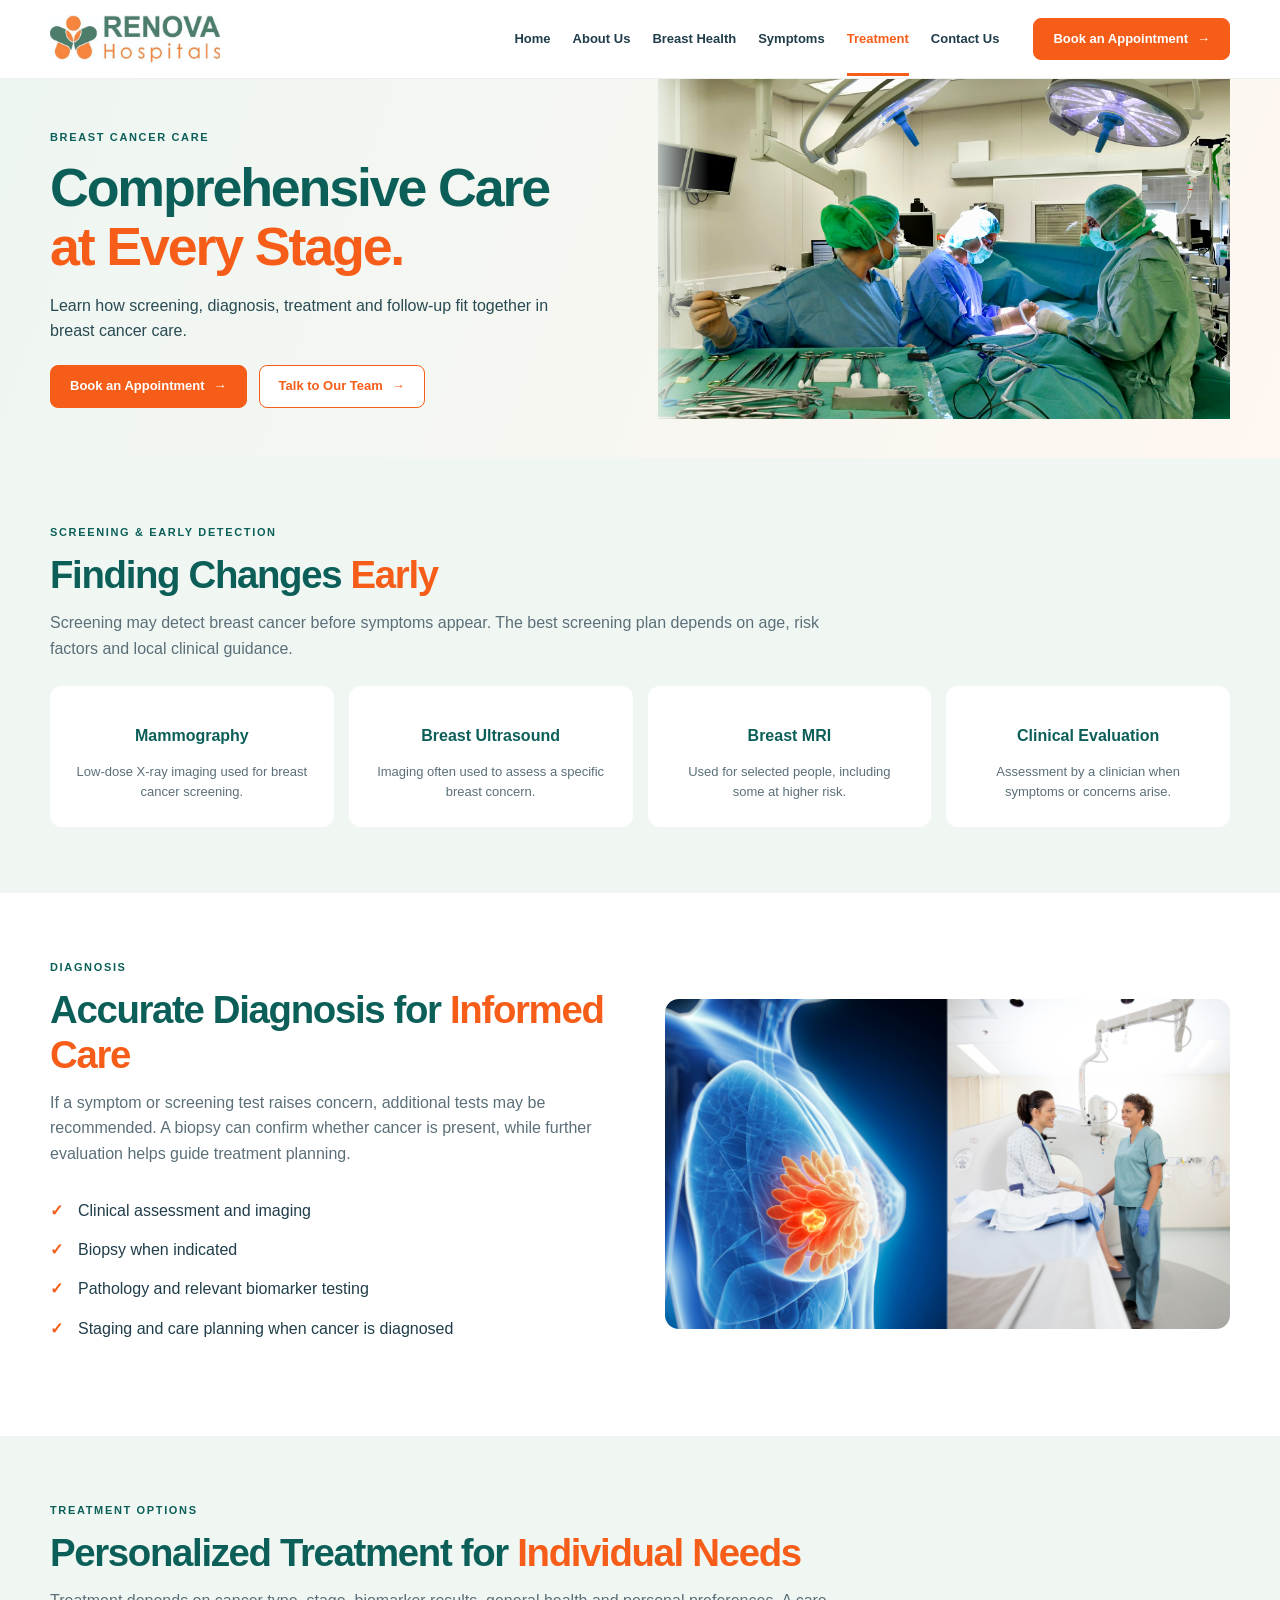
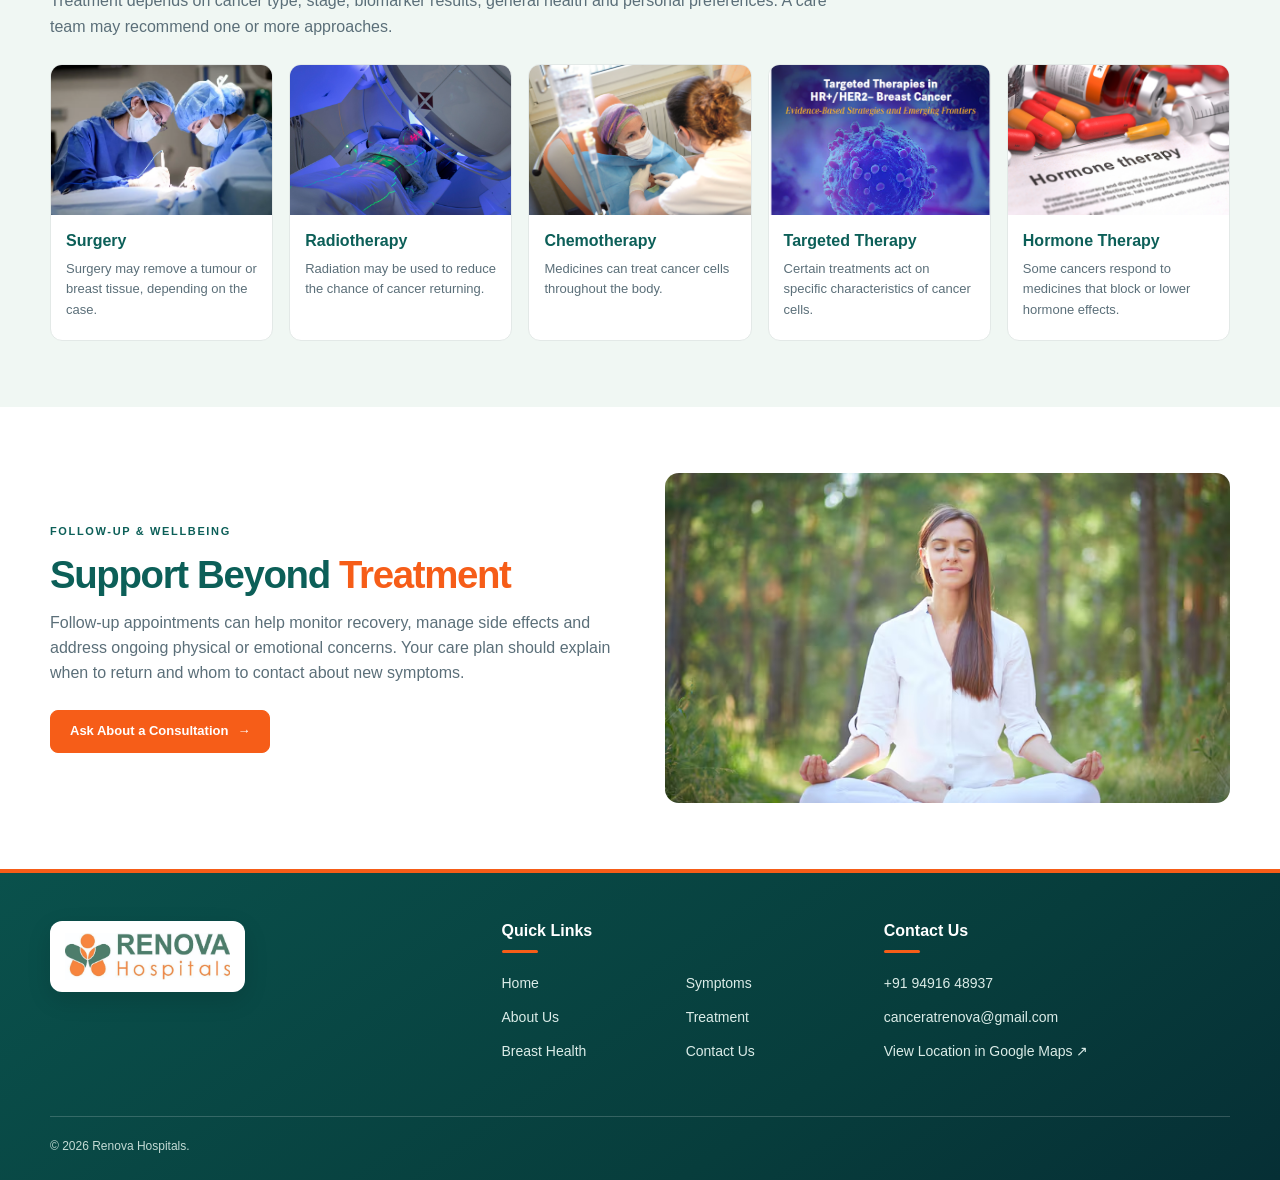
<file: Renova_Hospitals/Renova_Hospitals/treatment.html>
<!DOCTYPE html>
<html lang="en">

<head>
    <meta name="viewport" content="width=device-width, initial-scale=1.0">

    <title>Treatment - Renova Hospitals</title>

    <link rel="stylesheet" href="assets/css/styles.css">

    <script src="assets/js/main.js" defer></script>
</head>

<body>

    <!-- Header -->
    <header class="site-header">

        <div class="container header-inner">

            <!-- Logo -->
            <a href="index.html" class="brand">
                <img src="assets/images/renova-logo.jpg">
            </a>

            <!-- Mobile Menu -->
            <button class="menu-toggle" type="button"
                    aria-controls="site-nav"
                    aria-expanded="false"
                    aria-label="Open navigation">

                <span></span>
                <span></span>
                <span></span>

            </button>

            <!-- Navigation -->
            <nav class="site-nav" id="site-nav">

                <a href="index.html">Home</a>
                <a href="about.html">About Us</a>
                <a href="breast-health.html">Breast Health</a>
                <a href="symptoms.html">Symptoms</a>
                <a href="treatment.html" class="active">Treatment</a>
                <a href="contact.html">Contact Us</a>

            </nav>

            <!-- Appointment Button -->
            <div class="header-contact">

                <a href="contact.html#appointment" class="btn">
                    Book an Appointment <span>&rarr;</span>
                </a>

            </div>

        </div>

    </header>


    <main>

        <!-- Treatment Banner -->
        <section class="hero treatment-hero">

            <div class="container hero-grid">

                <div class="hero-copy">

                    <span class="eyebrow">
                        BREAST CANCER CARE
                    </span>

                    <h1>
                        Comprehensive Care<br>
                        <em>at Every Stage.</em>
                    </h1>

                    <p>
                        Learn how screening, diagnosis, treatment
                        and follow-up fit together in breast cancer care.
                    </p>

                    <div class="actions">

                        <a href="contact.html#appointment" class="btn">
                            Book an Appointment <span>&rarr;</span>
                        </a>

                        <a href="contact.html#appointment" class="btn btn-outline">
                            Talk to Our Team <span>&rarr;</span>
                        </a>

                    </div>

                </div>

                <div class="hero-visual">
                    <img src="assets/images/diagnostics.jpg">
                </div>

            </div>

        </section>


        <!-- Screening and Early Detection -->
        <section class="section section-soft" id="screening">

            <div class="container">

                <div class="section-heading">

                    <span class="eyebrow">
                        SCREENING &amp; EARLY DETECTION
                    </span>

                    <h2>
                        Finding Changes
                        <em>Early</em>
                    </h2>

                    <p>
                        Screening may detect breast cancer before
                        symptoms appear. The best screening plan
                        depends on age, risk factors and local
                        clinical guidance.
                    </p>

                </div>


                <div class="method-grid">

                    <!-- Mammography -->
                    <article>

                        <h3>Mammography</h3>

                        <p>
                            Low-dose X-ray imaging used for
                            breast cancer screening.
                        </p>

                    </article>


                    <!-- Breast Ultrasound -->
                    <article>

                        <h3>Breast Ultrasound</h3>

                        <p>
                            Imaging often used to assess a
                            specific breast concern.
                        </p>

                    </article>


                    <!-- Breast MRI -->
                    <article>

                        <h3>Breast MRI</h3>

                        <p>
                            Used for selected people,
                            including some at higher risk.
                        </p>

                    </article>


                    <!-- Clinical Evaluation -->
                    <article>

                        <h3>Clinical Evaluation</h3>

                        <p>
                            Assessment by a clinician when
                            symptoms or concerns arise.
                        </p>

                    </article>

                </div>

            </div>

        </section>


        <!-- Diagnosis Section -->
        <section class="section" id="diagnosis">

            <div class="container split">

                <div>

                    <div class="section-heading">

                        <span class="eyebrow">
                            DIAGNOSIS
                        </span>

                        <h2>
                            Accurate Diagnosis for
                            <em>Informed Care</em>
                        </h2>

                        <p>
                            If a symptom or screening test raises
                            concern, additional tests may be
                            recommended. A biopsy can confirm whether
                            cancer is present, while further evaluation
                            helps guide treatment planning.
                        </p>

                    </div>


                    <ul class="check-list">

                        <li>
                            Clinical assessment and imaging
                        </li>

                        <li>
                            Biopsy when indicated
                        </li>

                        <li>
                            Pathology and relevant biomarker testing
                        </li>

                        <li>
                            Staging and care planning when
                            cancer is diagnosed
                        </li>

                    </ul>

                </div>


                <!-- Diagnosis Image -->
                <div class="photo-frame">
                    <img src="assets/images/care.jpg">
                </div>

            </div>

        </section>


        <!-- Treatment Options -->
        <section class="section section-soft" id="options">

            <div class="container">

                <div class="section-heading">

                    <span class="eyebrow">
                        TREATMENT OPTIONS
                    </span>

                    <h2>
                        Personalized Treatment for
                        <em>Individual Needs</em>
                    </h2>

                    <p>
                        Treatment depends on cancer type, stage,
                        biomarker results, general health and
                        personal preferences. A care team may
                        recommend one or more approaches.
                    </p>

                </div>


                <div class="photo-cards treatment-cards">

                    <!-- Surgery -->
                    <article>

                        <div class="photo-card-image">
                            <img src="assets/images/options.jpg">
                        </div>

                        <h3>Surgery</h3>

                        <p>
                            Surgery may remove a tumour or breast
                            tissue, depending on the case.
                        </p>

                    </article>


                    <!-- Radiotherapy -->
                    <article>

                        <div class="photo-card-image">
                            <img src="assets/images/radiotherapy.jpg">
                        </div>

                        <h3>Radiotherapy</h3>

                        <p>
                            Radiation may be used to reduce the
                            chance of cancer returning.
                        </p>

                    </article>


                    <!-- Chemotherapy -->
                    <article>

                        <div class="photo-card-image">
                            <img src="assets/images/chemotherapy.jpg">
                        </div>

                        <h3>Chemotherapy</h3>

                        <p>
                            Medicines can treat cancer cells
                            throughout the body.
                        </p>

                    </article>


                    <!-- Targeted Therapy -->
                    <article>

                        <div class="photo-card-image">
                            <img src="assets/images/therapy.jpg">
                        </div>

                        <h3>Targeted Therapy</h3>

                        <p>
                            Certain treatments act on specific
                            characteristics of cancer cells.
                        </p>

                    </article>


                    <!-- Hormone Therapy -->
                    <article>

                        <div class="photo-card-image">
                            <img src="assets/images/hormone.jpg">
                        </div>

                        <h3>Hormone Therapy</h3>

                        <p>
                            Some cancers respond to medicines that
                            block or lower hormone effects.
                        </p>

                    </article>

                </div>

            </div>

        </section>


        <!-- Follow-Up and Wellbeing -->
        <section class="section">

            <div class="container split">

                <div>

                    <div class="section-heading">

                        <span class="eyebrow">
                            FOLLOW-UP &amp; WELLBEING
                        </span>

                        <h2>
                            Support Beyond
                            <em>Treatment</em>
                        </h2>

                        <p>
                            Follow-up appointments can help monitor
                            recovery, manage side effects and address
                            ongoing physical or emotional concerns.
                            Your care plan should explain when to
                            return and whom to contact about new symptoms.
                        </p>

                    </div>

                    <a href="contact.html#appointment" class="btn">
                        Ask About a Consultation <span>&rarr;</span>
                    </a>

                </div>


                <!-- Follow-Up Image -->
                <div class="photo-frame">
                    <img src="assets/images/wellbeing.jpg">
                </div>

            </div>

        </section>

    </main>


    <!-- Footer -->
    <footer class="site-footer">

        <div class="container footer-grid">

            <!-- Hospital Information -->
            <div>

                <img src="assets/images/renova-logo.jpg">

            </div>


            <!-- Quick Links -->
            <div>

                <h3>Quick Links</h3>

                <div class="footer-links">

                    <a href="index.html">Home</a>
                    <a href="about.html">About Us</a>
                    <a href="breast-health.html">Breast Health</a>
                    <a href="symptoms.html">Symptoms</a>
                    <a href="treatment.html">Treatment</a>
                    <a href="contact.html">Contact Us</a>

                </div>

            </div>


            <!-- Contact Details -->
            <div>

                <h3>Contact Us</h3>

                <a href="tel:+919491648937">
                    +91 94916 48937
                </a>

                <a href="mailto:canceratrenova@gmail.com">
                    canceratrenova@gmail.com
                </a>

                <a href="https://www.google.com/maps/search/?api=1&amp;query=11.662500,78.121639"
                   target="_blank">
                    View Location in Google Maps &nearrow;
                </a>

            </div>

        </div>


        <!-- Copyright -->
        <div class="container footer-bottom">

            <span>
                &copy; 2026 Renova Hospitals.
            </span>

        </div>

    </footer>

</body>
</html>
</file>
<file: Renova_Hospitals/Renova_Hospitals/assets/css/styles.css>
/* ===== WEBSITE COLORS AND GLOBAL STYLES ===== */

:root {

    --green: #0c5f58;

    --green2: #287b69;

    --orange: #f65d18;

    --ink: #203d4a;

    --muted: #5b6f79;

    --line: #e3e9e7;

    --mint: #f0f7f3;

    --cream: #fff7f1;

    --white: #fff;

    --shadow: 0 10px 30px rgba(19,71,64,.055);

}

* {

    box-sizing: border-box;

}

html {

    scroll-behavior: smooth;

}

body {

    margin: 0;

    font-family: Inter,"Segoe UI",Arial,sans-serif;

    color: var(--ink);

    background: #fff;

    line-height: 1.58;

}

img {

    display: block;

    max-width: 100%;

}

a {

    color: inherit;

    text-decoration: none;

}

a:hover {

    color: var(--orange);

}

button,input,select,textarea {

    font: inherit;

}

.container {

    width: min(1180px,calc(100% - 48px));

    margin-inline: auto;

}

.skip-link {

    position: absolute;

    left: 1rem;

    top: -5rem;

    background: white;

    padding: .8rem;

    z-index: 100;

}

.skip-link:focus {

    top: 1rem;

}

/* ===== HEADER AND NAVIGATION ===== */

.site-header {

    position: sticky;

    top: 0;

    background: rgba(255,255,255,.97);

    backdrop-filter: blur(12px);

    z-index: 50;

    border-bottom: 1px solid #edf0ef;

}

.header-inner {

    min-height: 78px;

    display: flex;

    align-items: center;

    gap: 22px;

}

.brand {

    flex: 0 0 auto;

}

.brand img {

    width: 170px;

    height: auto;

}

.site-nav {

    display: flex;

    align-items: center;

    gap: 22px;

    margin-left: auto;

}

.site-nav a {

    font-size: 13px;

    font-weight: 650;

    white-space: nowrap;

    padding: 27px 0 23px;

    border-bottom: 3px solid transparent;

}

.site-nav a.active {

    color: var(--orange);

    border-color: var(--orange);

}

.header-contact {

    display: flex;

    align-items: center;

    gap: 14px;

}

.phone-link {

    font-size: 13px;

    font-weight: 700;

    white-space: nowrap;

    color: var(--green);

}

.btn {

    display: inline-flex;

    align-items: center;

    justify-content: center;

    gap: 9px;

    border: 1px solid var(--orange);

    border-radius: 8px;

    background: var(--orange);

    color: white;

    padding: 12px 19px;

    font-weight: 700;

    font-size: 13px;

    line-height: 1.3;

    cursor: pointer;

    transition: background .2s,transform .2s;

    white-space: nowrap;

}

.btn:hover {

    background: #d94b0b;

    border-color: #d94b0b;

    color: white;

    transform: translateY(-1px);

}

.btn-outline {

    color: var(--orange);

    background: white;

}

.btn-outline:hover {

    background: var(--cream);

    color: var(--orange);

    border-color: var(--orange);

}

.menu-toggle {

    display: none;

}

/* ===== PAGE BANNERS ===== */

.hero {

    background: linear-gradient(110deg,#f6faf7 0%,#fffaf7 75%);

    overflow: hidden;

}

.hero-grid {

    display: grid;

    grid-template-columns: 1fr 1fr;

    align-items: center;

    gap: 35px;

    min-height: 340px;

}

.hero-copy {

    padding: 50px 0;

}

.eyebrow {

    display: block;

    color: var(--green);

    font-weight: 800;

    letter-spacing: .15em;

    text-transform: uppercase;

    font-size: 11px;

    margin-bottom: 12px;

}

.hero h1 {

    font-size: clamp(36px,4.2vw,60px);

    line-height: 1.09;

    letter-spacing: -.04em;

    color: var(--green);

    margin: 0 0 17px;

}

.hero h1 em,h2 em {

    font-style: normal;

    color: var(--orange);

}

.hero p {

    font-size: 16px;

    max-width: 520px;

    margin: 0 0 22px;

}

.actions {

    display: flex;

    flex-wrap: wrap;

    gap: 12px;

}

.hero-visual {

    height: 340px;

    position: relative;

    overflow: hidden;

    align-self: stretch;

}

.hero-visual img {

    height: 100%;

    width: 100%;

    object-fit: cover;

    object-position: center;

}

.hero-visual:before {

    content: "";

    position: absolute;

    inset: 0 auto 0 0;

    width: 18%;

    background: linear-gradient(90deg,#f8faf7,transparent);

    z-index: 1;

}

/* ===== CONTENT SECTIONS ===== */

.section {

    padding: 66px 0;

}

.section-tight {

    padding: 34px 0;

}

.section-soft {

    background: var(--mint);

}

.section-heading {

    margin-bottom: 25px;

}

.section-heading h2,h2 {

    font-size: clamp(26px,3vw,39px);

    letter-spacing: -.035em;

    line-height: 1.17;

    color: var(--green);

    margin: 0 0 12px;

}

.section-heading p {

    max-width: 790px;

    margin: 0;

    color: var(--muted);

}

h3 {

    color: var(--green);

    line-height: 1.25;

}

p {

    margin-top: 0;

}

.feature-grid {

    display: grid;

    grid-template-columns: repeat(2,minmax(0,1fr));

    gap: 16px;

}

.feature-card {

    min-height: 210px;

    display: grid;

    grid-template-columns: 1.2fr .9fr;

    gap: 15px;

    align-items: center;

    background: linear-gradient(120deg,#f3faf5,#fff8f3);

    padding: 17px;

    border-radius: 16px;

    box-shadow: var(--shadow);

}

.feature-card:nth-child(2),.feature-card:nth-child(3) {

    background: linear-gradient(120deg,#fff5ef,#f9fcfa);

}

.feature-card img {

    width: 100%;

    height: 172px;

    object-fit: cover;

    border-radius: 11px;

}

.feature-card h3 {

    font-size: 19px;

    margin: 0 0 9px;

}

.feature-card p {

    font-size: 14px;

    color: var(--muted);

    margin: 0 0 13px;

}

.text-link {

    color: var(--orange);

    font-size: 13px;

    font-weight: 800;

}

.split {

    display: grid;

    grid-template-columns: 1fr 1fr;

    gap: 50px;

    align-items: center;

}

.split-reverse {

    grid-template-columns: 1fr 1fr;

}

.photo-frame {

    border-radius: 14px;

    overflow: hidden;

    position: relative;

}

.photo-frame img {

    width: 100%;

    height: 330px;

    object-fit: cover;

}

.photo-note {

    display: block;

    font-size: 11px;

    color: var(--muted);

    background: #fff;

    padding: 7px 9px;

}

.split p,.about-intro p {

    color: var(--muted);

}

.check-list {

    padding: 0;

    list-style: none;

    margin: 22px 0;

}

.check-list li {

    padding: 7px 0 7px 28px;

    position: relative;

}

.check-list li:before {

    content: "✓";

    position: absolute;

    left: 0;

    color: var(--orange);

    font-weight: 900;

}

.cta-strip {

    background: linear-gradient(115deg,#eaf6f1,#fff3eb);

    border-radius: 15px;

    padding: 35px 40px;

    display: flex;

    align-items: center;

    justify-content: space-between;

    gap: 25px;

}

.cta-strip h2 {

    font-size: 30px;

}

.cta-strip p {

    margin: 0;

    max-width: 720px;

}

/* ===== FOOTER ===== */

.site-footer {

    border-top: 1px solid var(--line);

    padding-top: 42px;

    background: #f9fcfa;

}

.footer-grid {

    display: grid;

    grid-template-columns: 1.2fr 1fr 1fr;

    gap: 40px;

    padding-bottom: 35px;

}

.footer-logo {

    width: 195px;

    margin-bottom: 14px;

}

.footer-grid p {

    max-width: 280px;

    font-size: 14px;

    color: var(--muted);

}

.footer-grid h3 {

    font-size: 16px;

    margin: 0 0 15px;

}

.footer-grid a {

    display: block;

    font-size: 14px;

    margin-bottom: 10px;

    overflow-wrap: anywhere;

}

.footer-links {

    columns: 2;

}

.footer-bottom {

    border-top: 1px solid var(--line);

    padding: 18px 0 24px;

    display: flex;

    justify-content: space-between;

    gap: 20px;

    font-size: 12px;

    color: var(--muted);

}

.about-intro {

    display: grid;

    grid-template-columns: 1fr 1fr;

    gap: 35px;

}

.values-grid {

    display: grid;

    grid-template-columns: 1fr 1fr;

    gap: 14px;

}

.value-card {

    background: var(--mint);

    padding: 24px;

    border-radius: 14px;

}

.value-card:nth-child(2) {

    background: var(--cream);

}

.value-card h3 {

    margin: 8px 0;

}

.value-card p {

    font-size: 14px;

}

.value-icon {

    font-size: 30px;

    color: var(--orange);

}

/* ===== IMAGE CARDS ===== */

.photo-cards {

    display: grid;

    grid-template-columns: repeat(4,minmax(0,1fr));

    gap: 16px;

}

.photo-cards.three {

    grid-template-columns: repeat(3,minmax(0,1fr));

}

.photo-cards article {

    border: 1px solid var(--line);

    background: white;

    border-radius: 12px;

    overflow: hidden;

}

.photo-card-image img {

    height: 165px;

    width: 100%;

    object-fit: cover;

}

.photo-cards h3 {

    font-size: 16px;

    margin: 16px 15px 8px;

}

.photo-cards p {

    font-size: 13px;

    color: var(--muted);

    margin: 0 15px 20px;

}

.steps-grid {

    display: grid;

    grid-template-columns: repeat(4,1fr);

    gap: 15px;

}

.steps-grid article {

    padding: 23px;

    border-radius: 13px;

    background: var(--mint);

}

.steps-grid article:nth-child(even) {

    background: var(--cream);

}

.steps-grid span {

    color: var(--orange);

    font-weight: 900;

    font-size: 24px;

}

.steps-grid h3 {

    margin: 12px 0 7px;

}

.steps-grid p {

    font-size: 13px;

    margin: 0;

    color: var(--muted);

}

.triple-intro {

    display: grid;

    grid-template-columns: 1fr .8fr 1fr;

    gap: 26px;

    align-items: center;

}

.triple-intro .photo-frame img {

    height: 360px;

}

.triple-intro p {

    color: var(--muted);

}

/* ===== BREAST HEALTH ===== */

.risk-grid {

    display: grid;

    grid-template-columns: repeat(5,1fr);

    gap: 12px;

}

.risk-grid article {

    text-align: center;

    padding: 20px 12px;

    background: white;

    border-radius: 12px;

}

.risk-icon {

    font-size: 27px;

    color: var(--orange);

}

.risk-grid h3 {

    font-size: 15px;

}

.risk-grid p {

    font-size: 12px;

    color: var(--muted);

    margin: 0;

}

.notice {

    background: var(--cream);

    border-left: 4px solid var(--orange);

    padding: 17px;

    border-radius: 7px;

    color: var(--ink);

    font-size: 14px;

}

.notice strong {

    color: var(--orange);

}

/* ===== SYMPTOMS ===== */

.symptom-grid {

    display: grid;

    grid-template-columns: repeat(2,1fr);

    gap: 0 34px;

}

.symptom-grid article {

    display: flex;

    gap: 19px;

    padding: 20px 0;

    border-bottom: 1px solid var(--line);

}

.symptom-number {

    font-size: 32px;

    line-height: 1;

    color: #8cbcae;

    font-weight: 800;

    min-width: 48px;

}

.symptom-grid h3 {

    font-size: 16px;

    margin: 0 0 6px;

}

.symptom-grid p {

    font-size: 14px;

    color: var(--muted);

    margin: 0;

}

.numbered-list {

    padding-left: 25px;

}

.numbered-list li {

    margin: 12px 0;

    padding-left: 4px;

}

.fineprint {

    font-size: 12px;

    color: var(--muted);

}

.two-panels {

    display: grid;

    grid-template-columns: 1fr 1fr;

    gap: 16px;

}

.info-panel {

    border-radius: 12px;

    padding: 30px;

}

.info-panel.warm {

    background: var(--cream);

}

.info-panel.cool {

    background: var(--mint);

}

.info-panel p {

    color: var(--muted);

}

.method-grid {

    display: grid;

    grid-template-columns: repeat(4,1fr);

    gap: 15px;

}

.method-grid article {

    background: white;

    padding: 24px;

    border-radius: 12px;

    text-align: center;

}

.method-icon {

    font-size: 31px;

    color: var(--green);

}

.method-grid h3 {

    font-size: 16px;

}

.method-grid p {

    font-size: 13px;

    color: var(--muted);

    margin: 0;

}

.treatment-cards {

    grid-template-columns: repeat(5,minmax(0,1fr));

}

.treatment-cards .photo-card-image img {

    height: 150px;

}

.contact-details {

    display: grid;

    grid-template-columns: repeat(3,1fr);

    background: var(--mint);

    padding: 25px;

    border-radius: 14px;

    gap: 20px;

}

.contact-details article {

    padding: 5px 12px;

    border-right: 1px solid #d5e5df;

}

.contact-details article:last-child {

    border: 0;

}

.detail-icon {

    font-size: 23px;

    color: var(--orange);

}

.contact-details h3 {

    font-size: 15px;

    margin: 7px 0;

}

.contact-details a {

    font-weight: 700;

    color: var(--green);

    overflow-wrap: anywhere;

}

.contact-details p {

    font-size: 13px;

    margin: 3px 0;

}

/* ===== CONTACT PAGE AND APPOINTMENT FORM ===== */

.contact-layout {

    display: grid;

    grid-template-columns: 1.6fr 1fr;

    gap: 20px;

    align-items: start;

}

.form-panel,.map-panel {

    border-radius: 14px;

    padding: 30px;

    background: #fff9f5;

    border: 1px solid #f2ebe5;

}

.map-panel {

    background: #f7fbf9;

    border-color: var(--line);

}

.form-panel form {

    display: grid;

    gap: 8px;

}

.form-panel label {

    font-size: 13px;

    font-weight: 700;

    margin-top: 10px;

}

.form-panel label span {

    color: var(--orange);

}

.form-panel input,.form-panel textarea,.form-panel select {

    border: 1px solid #cbd7d5;

    border-radius: 7px;

    padding: 12px 13px;

    width: 100%;

    background: white;

    color: var(--ink);

}

.form-panel :is(input,textarea,select):focus {

    outline: 2px solid #76b9aa;

    outline-offset: 1px;

}

.btn-block {

    margin-top: 15px;

    width: 100%;

}

.form-status {

    font-size: 13px;

    color: var(--green);

    margin: 4px 0;

}

.map-panel h2 {

    font-size: 28px;

}

.map-panel p {

    font-size: 14px;

    color: var(--muted);

}

.map-panel iframe {

    display: block;

    width: 100%;

    height: 340px;

    border: 0;

    border-radius: 9px;

    background: #e3e9e7;

}

.map-bottom {

    display: flex;

    justify-content: space-between;

    align-items: center;

    gap: 12px;

    padding-top: 17px;

}

.map-bottom strong {

    display: block;

    color: var(--green);

    font-size: 13px;

}

.map-bottom small {

    display: block;

    color: var(--muted);

    font-size: 12px;

}

.map-bottom .btn {

    padding: 10px 12px;

    font-size: 12px;

}

/* ===== RESPONSIVE LAYOUT ===== */

@media (max-width:1150px) {

    .header-inner {

        gap: 14px;

    }

    .brand img {

        width: 145px;

    }

    .site-nav {

        gap: 13px;

    }

    .site-nav a {

        font-size: 12px;

    }

    .header-contact .phone-link {

        display: none;

    }

    .header-contact .btn {

        padding: 10px 12px;

    }

    .photo-cards,.treatment-cards {

        grid-template-columns: repeat(3,1fr);

    }

}

@media (max-width:850px) {

    .header-inner {

        min-height: 70px;

    }

    .menu-toggle {

        display: flex;

        flex-direction: column;

        gap: 5px;

        order: 3;

        margin-left: auto;

        background: transparent;

        border: 0;

        padding: 10px;

        cursor: pointer;

    }

    .menu-toggle span {

        width: 23px;

        height: 2px;

        background: var(--green);

    }

    .site-nav {

        display: none;

        position: absolute;

        left: 0;

        right: 0;

        top: 70px;

        padding: 10px 24px 20px;

        background: white;

        box-shadow: 0 15px 20px #153d3017;

        flex-direction: column;

        align-items: stretch;

        gap: 0;

    }

    .site-nav.open {

        display: flex;

    }

    .site-nav a {

        padding: 12px;

        border-bottom: 1px solid var(--line);

    }

    .header-contact {

        margin-left: auto;

    }

    .hero-grid {

        grid-template-columns: 1fr;

        gap: 0;

    }

    .hero-copy {

        padding: 35px 0;

    }

    .hero-visual {

        height: 270px;

    }

    .hero-visual:before {

        display: none;

    }

    .split,.about-intro,.two-panels,.contact-layout {

        grid-template-columns: 1fr;

    }

    .triple-intro {

        grid-template-columns: 1fr 1fr;

    }

    .triple-intro .photo-frame {

        grid-column: 1/-1;

        grid-row: 2;

    }

    .triple-intro .photo-frame img {

        height: 270px;

    }

    .risk-grid {

        grid-template-columns: repeat(3,1fr);

    }

    .footer-grid {

        grid-template-columns: 1fr 1fr;

    }

    .feature-card {

        min-height: 185px;

    }

    .feature-card img {

        height: 145px;

    }

}

@media (max-width:600px) {

    .container {

        width: min(100% - 30px,1180px);

    }

    .header-contact .btn {

        display: none;

    }

    .brand img {

        width: 154px;

    }

    .hero h1 {

        font-size: 39px;

    }

    .hero-visual {

        height: 230px;

    }

    .section {

        padding: 44px 0;

    }

    .section-tight {

        padding: 25px 0;

    }

    .feature-grid,.symptom-grid,.values-grid,.triple-intro,.contact-details,.footer-grid {

        grid-template-columns: 1fr;

    }

    .feature-card {

        grid-template-columns: 1.1fr .9fr;

    }

    .feature-card img {

        height: 135px;

    }

    .feature-card h3 {

        font-size: 16px;

    }

    .feature-card p {

        font-size: 12px;

    }

    .photo-cards,.photo-cards.three,.treatment-cards,.steps-grid,.method-grid,.risk-grid {

        grid-template-columns: repeat(2,1fr);

    }

    .photo-card-image img {

        height: 130px;

    }

    .cta-strip {

        padding: 26px;

        align-items: flex-start;

        flex-direction: column;

    }

    .contact-details article {

        border-right: 0;

        border-bottom: 1px solid var(--line);

    }

    .contact-details article:last-child {

        border: 0;

    }

    .map-bottom {

        flex-direction: column;

        align-items: flex-start;

    }

    .footer-bottom {

        flex-direction: column;

    }

    .form-panel,.map-panel {

        padding: 21px;

    }

    .photo-frame img {

        height: 245px;

    }

    .triple-intro .photo-frame {

        grid-column: auto;

        grid-row: auto;

    }

    .triple-intro .photo-frame img {

        height: 230px;

    }

}

@media (prefers-reduced-motion:reduce) {

    html {

        scroll-behavior: auto;

    }

    .btn {

        transition: none;

    }

}

/* Refined hero presentation: improved visibility without heavy filters. */

.hero {

    background: linear-gradient(110deg,#eef6f2 0%,#fff7f1 100%);

}

.hero-visual img {

    filter: contrast(1.07) saturate(1.045) brightness(.99);

}

.hero-visual:before {

    width: 9%;

    background: linear-gradient(90deg,rgba(238,246,242,.76),transparent);

}

.hero-copy p {

    color: #284a52;

}

.header-contact {

    margin-left: 12px;

}

@media (max-width:850px) {

    .hero-visual:before {

        display: none;

    }

}

/* About page: keep image styling in CSS while using simple image tags. */

.about-page .hero-visual img {

    width: 100%;

    height: 100%;

    object-fit: cover;

    object-position: center;

    filter: contrast(1.07) saturate(1.045) brightness(.99);

}

.about-page .footer-grid > div:first-child img {

    width: 195px;

    margin-bottom: 14px;

}


/* ===== FINAL RESPONSIVE IMPROVEMENTS FOR ALL SIX PAGES ===== */
/* Keep desktop layouts unchanged; these overrides apply only to smaller screens. */
@media (max-width: 1100px) and (min-width: 851px) {
    .header-inner { gap: 10px; }
    .site-nav { gap: 10px; }
    .site-nav a { font-size: 11px; }
    .header-contact { margin-left: 0; }
    .header-contact .btn { font-size: 11px; padding: 10px; }
    .risk-grid { grid-template-columns: repeat(3, minmax(0, 1fr)); }
    .method-grid, .steps-grid { grid-template-columns: repeat(2, minmax(0, 1fr)); }
}
@media (max-width: 850px) {
    .header-inner { position: relative; }
    .header-contact { margin-left: auto; }
    .menu-toggle { margin-left: 0; flex-shrink: 0; }
    .menu-toggle:focus-visible { outline: 2px solid var(--green); outline-offset: 3px; }
    .site-nav { top: 100%; z-index: 60; max-height: calc(100dvh - 70px); overflow-y: auto; }
    .site-nav a.active { border-bottom-color: var(--orange); }
    .hero-grid > *, .split > *, .about-intro > *, .contact-layout > *, .triple-intro > * { min-width: 0; }
    .hero-visual { width: 100%; }
    .hero-visual img { width: 100%; height: 100%; object-fit: cover; }
    .feature-grid { grid-template-columns: repeat(2, minmax(0, 1fr)); }
    .photo-cards, .photo-cards.three, .treatment-cards { grid-template-columns: repeat(2, minmax(0, 1fr)); }
    .steps-grid, .method-grid { grid-template-columns: repeat(2, minmax(0, 1fr)); }
    .contact-details { grid-template-columns: repeat(2, minmax(0, 1fr)); }
    .contact-details article:nth-child(2) { border-right: 0; }
    .contact-details article:last-child { grid-column: 1 / -1; }
    .cta-strip { flex-wrap: wrap; }
    .footer-grid > div:first-child img { width: 195px; max-width: 100%; height: auto; }
    .map-panel iframe { max-width: 100%; }
}
@media (max-width: 600px) {
    html, body { max-width: 100%; }
    .container { width: calc(100% - 30px); }
    .header-inner { min-height: 66px; }
    .brand img { width: min(154px, 43vw); }
    .menu-toggle { margin-left: auto; }
    .site-nav { top: 100%; padding: 10px 15px 18px; max-height: calc(100dvh - 66px); }
    .hero h1 { font-size: clamp(30px, 9vw, 39px); overflow-wrap: break-word; }
    .hero-copy { padding: 32px 0 28px; }
    .hero p { font-size: 15px; }
    .hero-visual { height: 230px; }
    .actions { gap: 10px; }
    .actions .btn { white-space: normal; text-align: center; }
    .section-heading h2, h2 { font-size: clamp(25px, 7vw, 32px); }
    .feature-grid, .photo-cards, .photo-cards.three, .treatment-cards,
    .steps-grid, .method-grid, .risk-grid, .values-grid, .symptom-grid,
    .triple-intro, .contact-details, .footer-grid { grid-template-columns: minmax(0, 1fr); }
    .feature-card { grid-template-columns: minmax(0, 1.1fr) minmax(0, .9fr); gap: 12px; }
    .feature-card img { height: 135px; }
    .photo-card-image img, .treatment-cards .photo-card-image img { height: 190px; }
    .steps-grid article, .method-grid article, .risk-grid article { padding: 20px; }
    .risk-grid article { text-align: left; }
    .symptom-grid article { gap: 13px; }
    .symptom-number { min-width: 40px; font-size: 27px; }
    .triple-intro .photo-frame { grid-column: auto; grid-row: auto; }
    .contact-details { padding: 18px; }
    .contact-details article, .contact-details article:nth-child(2) { border-right: 0; border-bottom: 1px solid var(--line); padding: 12px 5px; }
    .contact-details article:last-child { grid-column: auto; border-bottom: 0; }
    .contact-details a, .footer-grid a { overflow-wrap: anywhere; }
    .form-panel, .map-panel { min-width: 0; padding: 20px; }
    .form-panel input, .form-panel textarea, .form-panel select { min-width: 0; max-width: 100%; font-size: 16px; }
    .map-panel iframe { height: 270px; }
    .map-bottom .btn { white-space: normal; text-align: center; }
    .info-panel { padding: 22px; }
    .cta-strip { padding: 24px; }
    .cta-strip h2 { font-size: 26px; }
    .cta-strip .btn { white-space: normal; text-align: center; }
    .footer-links { columns: 1; }
    .footer-grid { gap: 25px; }
}
@media (max-width: 380px) {
    .container { width: calc(100% - 24px); }
    .hero h1 { font-size: 30px; }
    .feature-card { grid-template-columns: 1fr; }
    .feature-card img { height: 180px; }
    .actions { flex-direction: column; align-items: stretch; }
    .actions .btn { width: 100%; }
    .map-panel iframe { height: 230px; }
}

/* ===== RENOVA FOOTER REFRESH (ALL PAGES) ===== */
.site-footer {
    background: linear-gradient(145deg, #0a514c 0%, #073d3c 65%, #062f35 100%);
    color: #f4fbf8;
    border-top: 4px solid var(--orange);
    padding-top: 48px;
}
.site-footer .footer-grid {
    gap: 36px;
    padding-bottom: 42px;
    align-items: start;
}
.site-footer .footer-grid > div { min-width: 0; }
.site-footer .footer-grid > div:first-child img {
    width: min(195px, 100%);
    height: auto;
    background: #fff;
    padding: 12px 15px;
    border-radius: 12px;
    box-shadow: 0 8px 24px rgba(0, 0, 0, .12);
}
.site-footer .footer-grid h3 {
    color: #fff;
    font-size: 16px;
    font-weight: 750;
    margin: 0 0 19px;
    padding-bottom: 12px;
    position: relative;
}
.site-footer .footer-grid h3::after {
    content: "";
    position: absolute;
    left: 0;
    bottom: 0;
    width: 36px;
    height: 3px;
    border-radius: 3px;
    background: var(--orange);
}
.site-footer .footer-grid a {
    color: #dbece8;
    line-height: 1.7;
    transition: color .2s ease, transform .2s ease;
}
.site-footer .footer-grid a:hover,
.site-footer .footer-grid a:focus-visible {
    color: #ffad7d;
}
.site-footer .footer-links {
    columns: 2;
    column-gap: 22px;
}
.site-footer .footer-links a { break-inside: avoid; }
.site-footer .footer-bottom {
    border-top: 1px solid rgba(255, 255, 255, .18);
    color: #c4dbd5;
    padding: 20px 0 24px;
}
@media (max-width: 850px) {
    .site-footer { padding-top: 36px; }
    .site-footer .footer-grid { gap: 28px; }
}
@media (max-width: 600px) {
    .site-footer { padding-top: 30px; }
    .site-footer .footer-grid {
        display: grid;
        grid-template-columns: 1fr 1fr;
        gap: 25px 16px;
        padding-bottom: 26px;
    }
    .site-footer .footer-grid > div:first-child {
        grid-column: 1 / -1;
        padding-bottom: 8px;
    }
    .site-footer .footer-grid > div:first-child img { width: 180px; }
    .site-footer .footer-grid > div:nth-child(2),
    .site-footer .footer-grid > div:nth-child(3) { grid-column: 1 / -1; }
    .site-footer .footer-grid h3 { margin-bottom: 14px; }
    .site-footer .footer-links { columns: 2; column-gap: 16px; }
    .site-footer .footer-grid a { font-size: 13px; margin-bottom: 11px; }
    .site-footer .footer-bottom { padding: 17px 0 21px; font-size: 12px; }
}
@media (max-width: 380px) {
    .site-footer .footer-links { columns: 1; }
}
</file>
